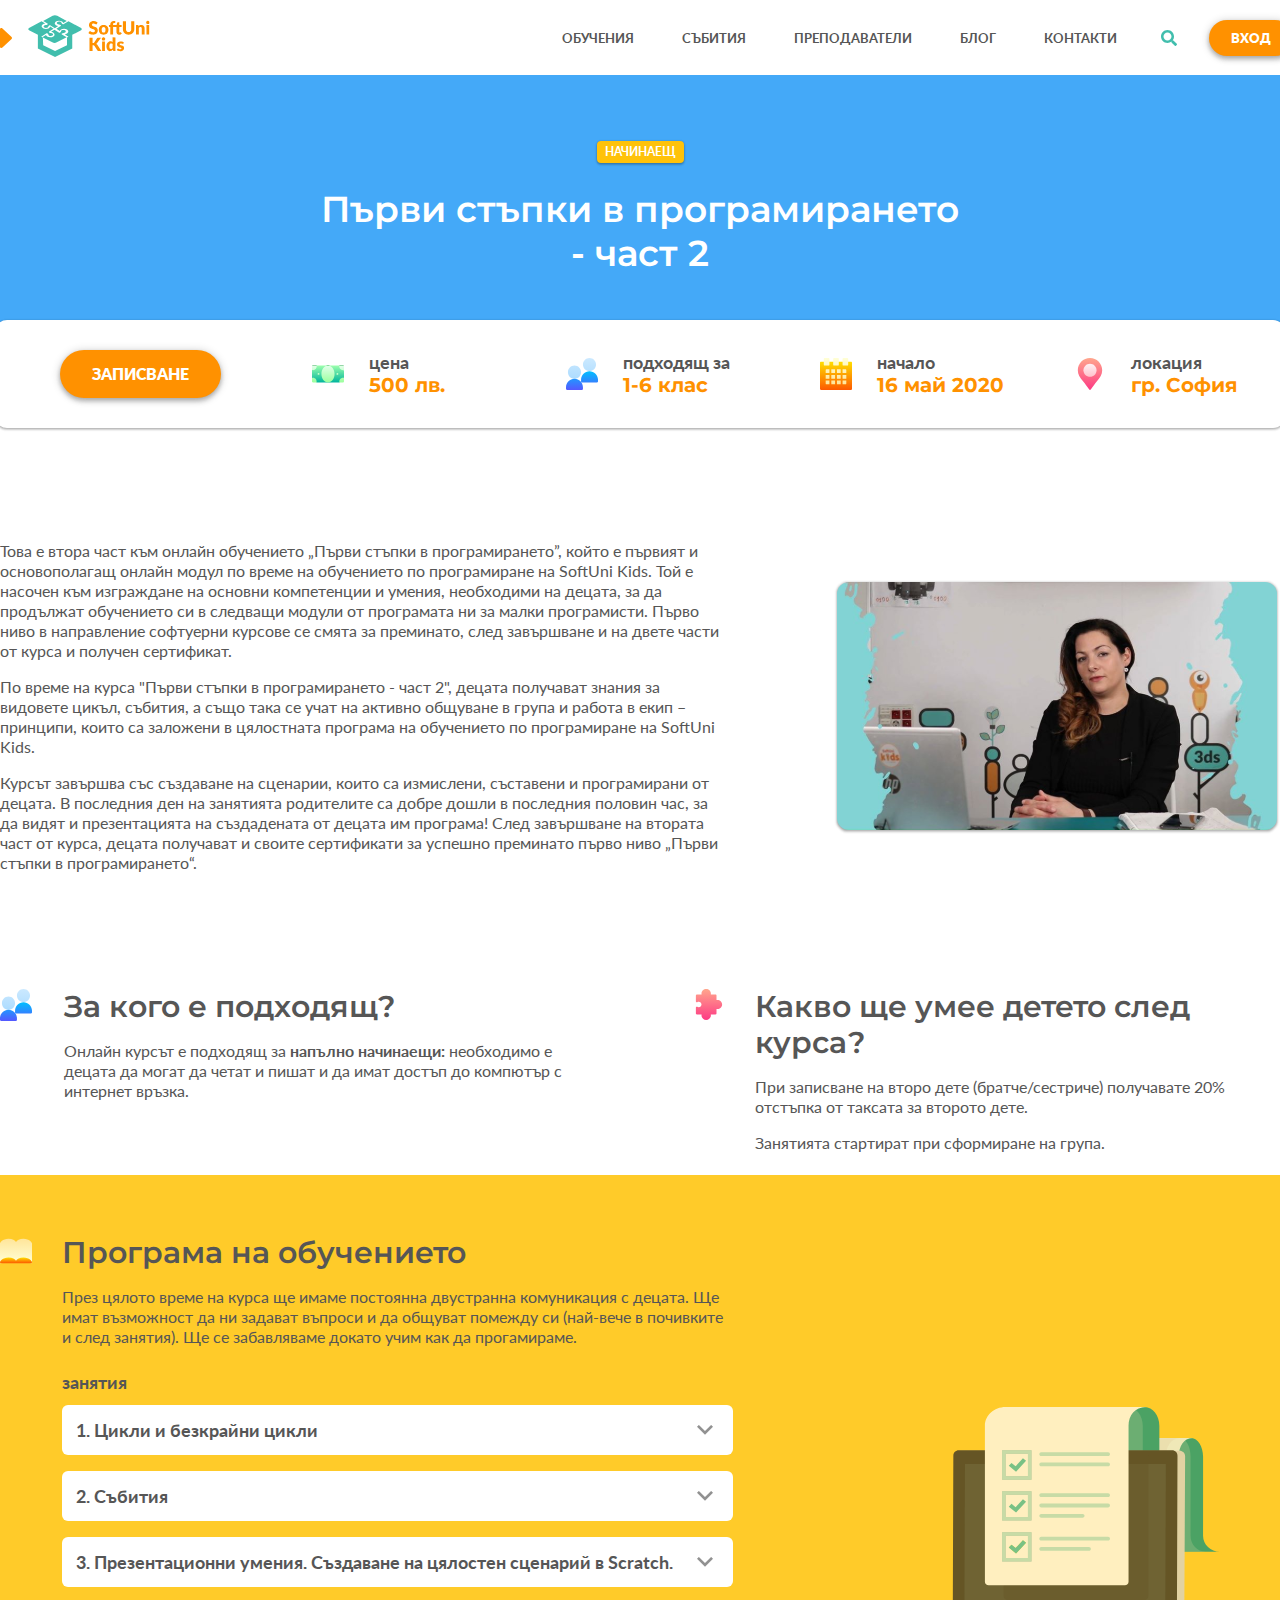
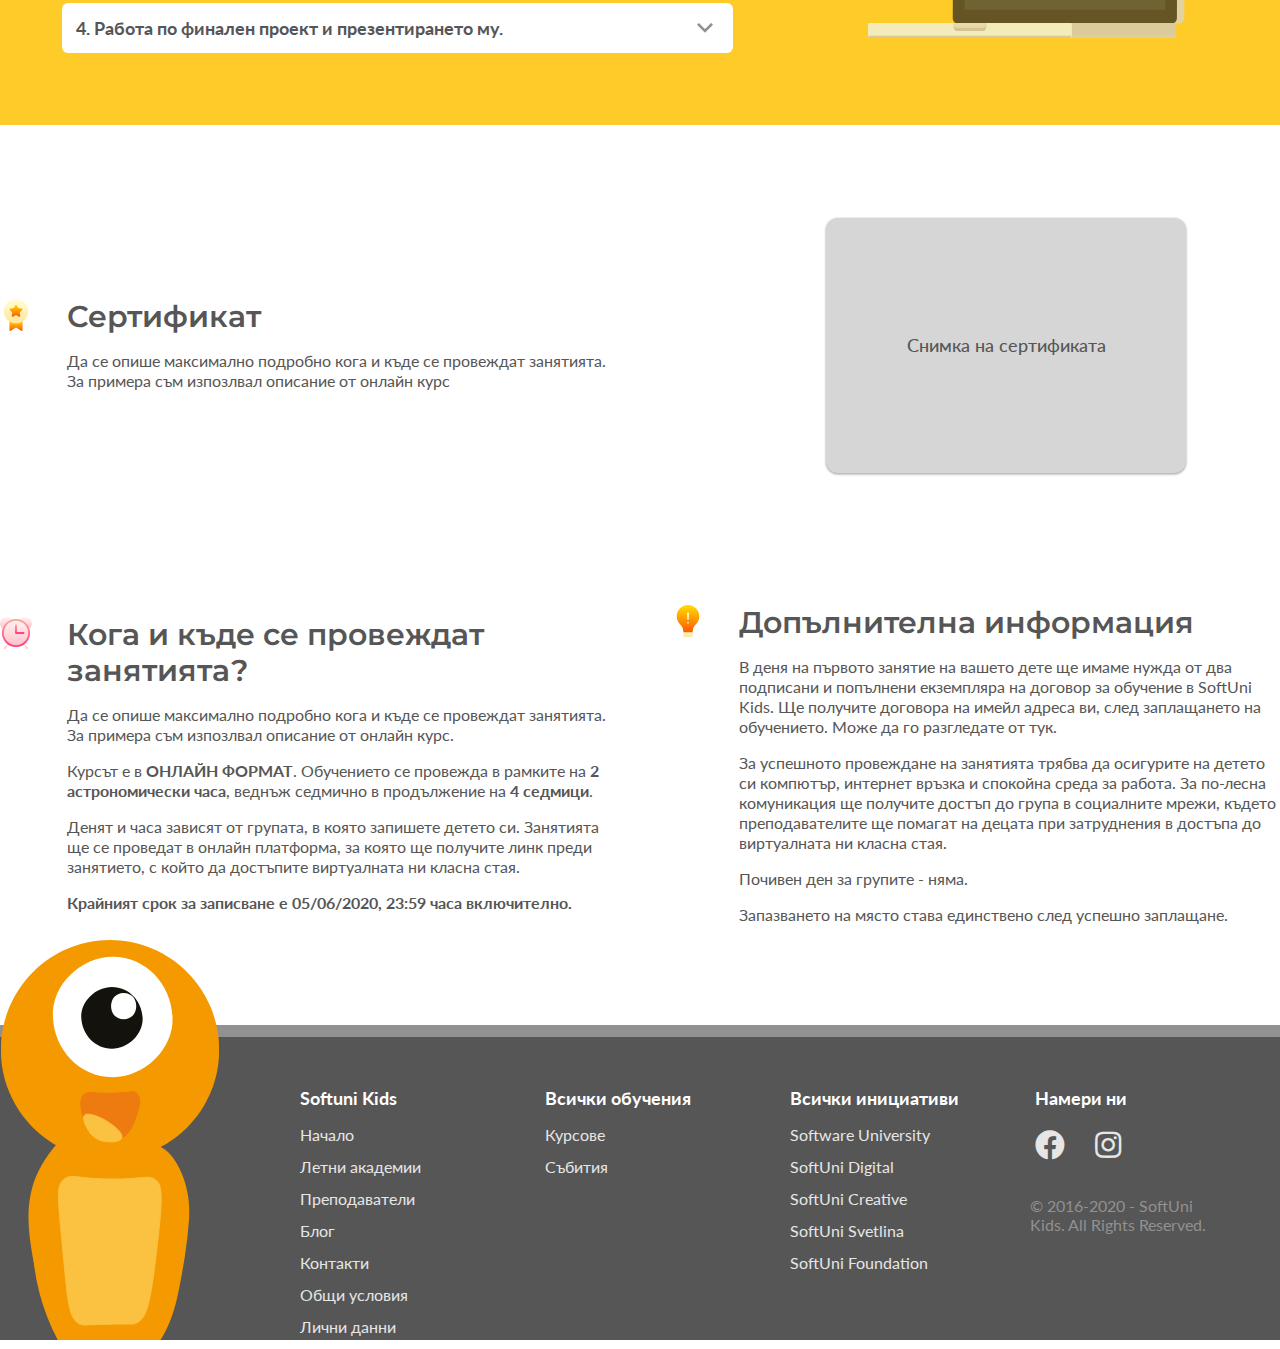
<file: index.html>
<!DOCTYPE html>
<html lang="en">
  <head>
    <meta charset="UTF-8" />
    <meta http-equiv="X-UA-Compatible" content="IE=edge" />
    <meta name="viewport" content="width=device-width, initial-scale=1.0" />
    <title>CSS Advanced - Trainers</title>
    <link rel="stylesheet" href="./styles.css" />
  </head>
  <body>
    <nav class="navbar">
      <div class="content-wrapper">
        <div class="navbar__logo-wrapper">
          <img src="./images/Arrow-right.svg" alt="arrow-right" />
          <a href="index.html"><img src="./images/Logo.svg" alt="logo" /></a>
        </div>
        <ul class="navbar__list">
          <li class="navbar__list-item">
            <a href="#" class="navbar__list-item-link">обучения</a>
          </li>
          <li class="navbar__list-item">
            <a href="#" class="navbar__list-item-link">Събития</a>
          </li>
          <li class="navbar__list-item">
            <a href="trainers.html" class="navbar__list-item-link"
              >Преподаватели</a
            >
          </li>
          <li class="navbar__list-item">
            <a href="#" class="navbar__list-item-link">Блог</a>
          </li>
          <li class="navbar__list-item">
            <a href="contacts.html" class="navbar__list-item-link">Контакти</a>
          </li>
        </ul>
        <div class="navbar__actions">
          <img
            src="./images/Search-icon.svg"
            alt="search-icon"
            class="navbar__actions-image"
          />
          <button class="navbar__actions-button">вход</button>
        </div>
      </div>
    </nav>

    <header class="introduction">
      <div class="content-wrapper">
        <span class="introduction__badge">Начинаещ</span>
        <h1 class="introduction__title">
          Първи стъпки в програмирането - част 2
        </h1>
      </div>
    </header>

    <main>
      <section class="apply">
        <div class="content-wrapper">
          <button class="apply__button primary-button">записване</button>
          <article class="apply__info">
            <article class="apply__info-field">
              <img src="./images/Money.svg" alt="icon" />
              <div class="apply__info-field-content">
                <p class="apply__info-text">цена</p>
                <h3 class="apply__info-title">500 лв.</h3>
              </div>
            </article>
            <article class="apply__info-field">
              <img src="./images/People.svg" alt="icon" />
              <div class="apply__info-field-content">
                <p class="apply__info-text">подходящ за</p>
                <h3 class="apply__info-title">1-6 клас</h3>
              </div>
            </article>
            <article class="apply__info-field">
              <img src="./images/Calendar.svg" alt="icon" />
              <div class="apply__info-field-content">
                <p class="apply__info-text">начало</p>
                <h3 class="apply__info-title">16 май 2020</h3>
              </div>
            </article>
            <article class="apply__info-field">
              <img src="./images/Location.svg" alt="icon" />
              <div class="apply__info-field-content">
                <p class="apply__info-text">локация</p>
                <h3 class="apply__info-title">гр. София</h3>
              </div>
            </article>
          </article>
        </div>
      </section>

      <section class="info">
        <div class="content-wrapper">
          <div class="info__about">
            <article class="info__about-content">
              <p class="info__about-text main-page-text">
                Това е втора част към онлайн обучението „Първи стъпки в
                програмирането”, който е първият и основополагащ онлайн модул по
                време на обучението по програмиране на SoftUni Kids. Той е
                насочен към изграждане на основни компетенции и умения,
                необходими на децата, за да продължат обучението си в следващи
                модули от програмата ни за малки програмисти. Първо ниво в
                направление софтуерни курсове се смята за преминато, след
                завършване и на двете части от курса и получен сертификат.
              </p>
              <p class="info__about-text main-page-text">
                По време на курса "Първи стъпки в програмирането - част 2",
                децата получават знания за видовете цикъл, събития, а също така
                се учат на активно общуване в група и работа в екип – принципи,
                които са заложени в цялостната програма на обучението по
                програмиране на SoftUni Kids.
              </p>
              <p class="info__about-text main-page-text">
                Курсът завършва със създаване на сценарии, които са измислени,
                съставени и програмирани от децата. В последния ден на занятията
                родителите са добре дошли в последния половин час, за да видят и
                презентацията на създадената от децата им програма! След
                завършване на втората част от курса, децата получават и своите
                сертификати за успешно преминато първо ниво „Първи стъпки в
                програмирането“.
              </p>
            </article>
            <img
              src="./images/Video.svg"
              alt="video"
              class="info__about-image"
            />
          </div>
          <div class="info__details">
            <article class="info__details-difficulty">
              <img
                src="./images/People.svg"
                alt="icon"
                class="info__details-image"
              />
              <h2 class="info__details-title">За кого е подходящ?</h2>
              <p class="info__details-text main-page-text">
                Онлайн курсът е подходящ за <strong>напълно начинаещи:</strong>
                необходимо е децата да могат да четат и пишат и да имат достъп
                до компютър с интернет връзка.
              </p>
            </article>
            <article class="info__details-skills">
              <img
                src="./images/Info-Icon2.svg"
                alt="icon"
                class="info__details-image"
              />
              <h2 class="info__details-title">
                Какво ще умее детето след курса?
              </h2>
              <p class="info__details-text main-page-text">
                При записване на второ дете (братче/сестриче) получавате 20%
                отстъпка от таксата за второто дете.
              </p>
              <p class="info__details-text main-page-text">
                Занятията стартират при сформиране на група.
              </p>
            </article>
          </div>
        </div>
      </section>

      <section class="schedule">
        <div class="content-wrapper">
          <article class="schedule__description">
            <img src="./images/Schedule-book.svg" alt="icon" />
            <h2 class="schedule__title">Програма на обучението</h2>
            <div class="schedule__content">
              <div>
                <p class="schedule__text main-page-text">
                  През цялото време на курса ще имаме постоянна двустранна
                  комуникация с децата. Ще имат възможност да ни задават въпроси
                  и да общуват помежду си (най-вече в почивките и след занятия).
                  Ще се забавляваме докато учим как да прогамираме.
                </p>
              </div>
              <p class="schedule__secondary-title">занятия</p>
              <ol class="schedule__list">
                <li class="schedule__list-item">
                  1. Цикли и безкрайни цикли
                  <img src="./images/Arrow-down.svg" alt="arrow-down" />
                </li>
                <li class="schedule__list-item">
                  2. Събития
                  <img src="./images/Arrow-down.svg" alt="arrow-down" />
                </li>
                <li class="schedule__list-item">
                  3. Презентационни умения. Създаване на цялостен сценарий в
                  Scratch.
                  <img src="./images/Arrow-down.svg" alt="arrow-down" />
                </li>
                <li class="schedule__list-item">
                  4. Работа по финален проект и презентирането му.
                  <img src="./images/Arrow-down.svg" alt="arrow-down" />
                </li>
              </ol>
            </div>
          </article>
          <img src="./images/Schedule.svg" alt="book" class="schedule__image" />
        </div>
      </section>

      <section class="additional-info">
        <div class="content-wrapper">
          <article class="additional-info__reward">
            <img src="./images/Reward.svg" alt="icon" />
            <div class="additional-info__content">
              <h2 class="additional-info__title">Сертификат</h2>
              <p class="additional-info__text main-page-text">
                Да се опише максимално подробно кога и къде се провеждат
                занятията. За примера съм изпозлвал описание от онлайн курс
              </p>
            </div>
          </article>
          <article class="additional-info__certificate-image">
            <p>Снимка на сертификата</p>
          </article>
          <article class="additional-info__lectures">
            <img src="./images/Clock.svg" alt="icon" />
            <h2 class="additional-info__title">
              Кога и къде се провеждат занятията?
            </h2>
            <div class="additional-info__content">
              <p class="additional-info__text main-page-text">
                Да се опише максимално подробно кога и къде се провеждат
                занятията. За примера съм изпозлвал описание от онлайн курс.
              </p>
              <p class="additional-info__text main-page-text">
                Курсът е в <strong>ОНЛАЙН ФОРМАТ</strong>. Обучението се
                провежда в рамките на <strong>2 астрономически часa</strong>,
                веднъж седмично в продължение на <strong>4 седмици</strong>.
              </p>
              <p class="additional-info__text main-page-text">
                Денят и часа зависят от групата, в която запишете детето си.
                Занятията ще се проведат в онлайн платформа, за която ще
                получите линк преди занятието, с който да достъпите виртуалната
                ни класна стая.
              </p>
              <p class="additional-info__text main-page-text">
                <strong
                  >Крайният срок за записване е 05/06/2020, 23:59 часа
                  включително.</strong
                >
              </p>
            </div>
          </article>
          <article class="additional-info__more-info">
            <img src="./images/Innovation.svg" alt="icon" />
            <h2 class="additional-info__title">Допълнителна информация</h2>
            <div class="additional-info__content">
              <p class="additional-info__text main-page-text">
                В деня на първото занятие на вашето дете ще имаме нужда от два
                подписани и попълнени екземпляра на договор за обучение в
                SoftUni Kids. Ще получите договора на имейл адреса ви, след
                заплащането на обучението. Може да го разгледате от тук.
              </p>
              <p class="additional-info__text main-page-text">
                За успешното провеждане на занятията трябва да осигурите на
                детето си компютър, интернет връзка и спокойна среда за работа.
                За по-лесна комуникация ще получите достъп до група в социалните
                мрежи, където преподавателите ще помагат на децата при
                затруднения в достъпа до виртуалната ни класна стая.
              </p>
              <p class="additional-info__text main-page-text">
                Почивен ден за групите - няма.
              </p>
              <p class="additional-info__text main-page-text">
                Запазването на място става единствено след успешно заплащане.
              </p>
            </div>
          </article>
        </div>
      </section>
    </main>

    <footer class="footer">
      <div class="content-wrapper">
        <article class="footer__image-wrapper">
          <img src="./images/Footer-logo.svg" alt="footer-logo" />
        </article>
        <article class="footer__lists">
          <article class="footer__list-wrapper">
            <h3 class="footer__list-title">Softuni Kids</h3>
            <ul class="footer__list">
              <li class="footer__list-item">
                <a href="#" class="footer__list-item-link footer-text"
                  >Начало</a
                >
              </li>
              <li class="footer__list-item">
                <a href="#" class="footer__list-item-link footer-text"
                  >Летни академии</a
                >
              </li>
              <li class="footer__list-item">
                <a href="#" class="footer__list-item-link footer-text"
                  >Преподаватели</a
                >
              </li>
              <li class="footer__list-item">
                <a href="#" class="footer__list-item-link footer-text">Блог</a>
              </li>
              <li class="footer__list-item">
                <a href="#" class="footer__list-item-link footer-text"
                  >Контакти</a
                >
              </li>
              <li class="footer__list-item">
                <a href="#" class="footer__list-item-link footer-text"
                  >Общи условия</a
                >
              </li>
              <li class="footer__list-item">
                <a href="#" class="footer__list-item-link footer-text"
                  >Лични данни</a
                >
              </li>
            </ul>
          </article>
          <article class="footer__list-wrapper">
            <h3 class="footer__list-title">Всички обучения</h3>
            <ul class="footer__list">
              <li class="footer__list-item">
                <a href="#" class="footer__list-item-link footer-text"
                  >Курсове</a
                >
              </li>
              <li class="footer__list-item">
                <a href="#" class="footer__list-item-link footer-text"
                  >Събития</a
                >
              </li>
            </ul>
          </article>
          <article class="footer__list-wrapper mobile">
            <h3 class="footer__list-title">Всички инициативи</h3>
            <ul class="footer__list">
              <li class="footer__list-item">
                <a href="#" class="footer__list-item-link footer-text"
                  >Software University</a
                >
              </li>
              <li class="footer__list-item">
                <a href="#" class="footer__list-item-link footer-text"
                  >SoftUni Digital</a
                >
              </li>
              <li class="footer__list-item">
                <a href="#" class="footer__list-item-link footer-text"
                  >SoftUni Creative</a
                >
              </li>
              <li class="footer__list-item">
                <a href="#" class="footer__list-item-link footer-text"
                  >SoftUni Svetlina</a
                >
              </li>
              <li class="footer__list-item">
                <a href="#" class="footer__list-item-link footer-text"
                  >SoftUni Foundation</a
                >
              </li>
            </ul>
          </article>
          <article class="footer__list-wrapper social-media">
            <h3 class="footer__list-title social-media-title">Намери ни</h3>
            <ul class="footer__list social-media-list">
              <li class="footer__list-item">
                <a href="#" class="footer__list-item-link footer-text">
                  <i class="fab fa-facebook footer__list-item-link-icon"></i>
                </a>
              </li>
              <li class="footer__list-item">
                <a href="#" class="footer__list-item-link footer-text">
                  <i class="fab fa-instagram footer__list-item-link-icon"></i>
                </a>
              </li>
            </ul>
          </article>
        </article>
        <p class="footer__list-text footer-text">
          &copy; 2016-2020 - SoftUni Kids. All Rights Reserved.
        </p>
      </div>
    </footer>
  </body>
</html>
</file>
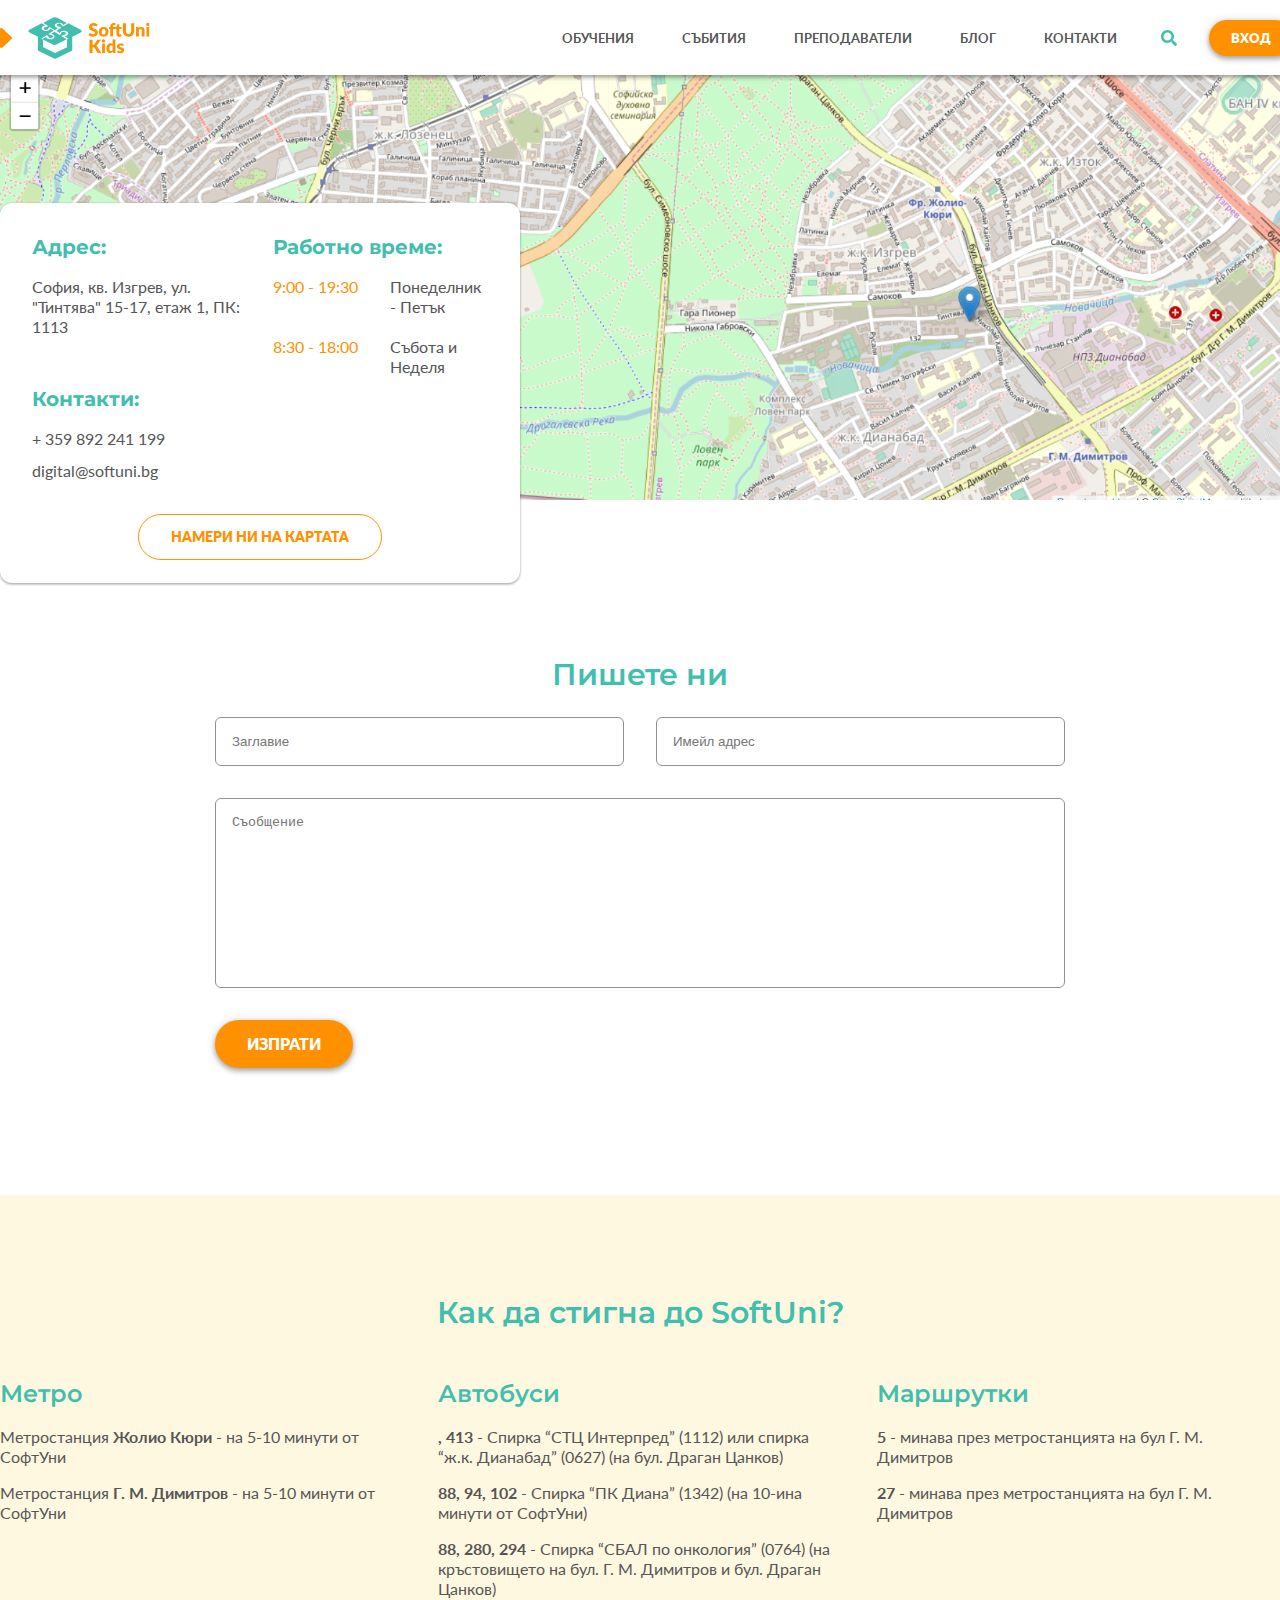
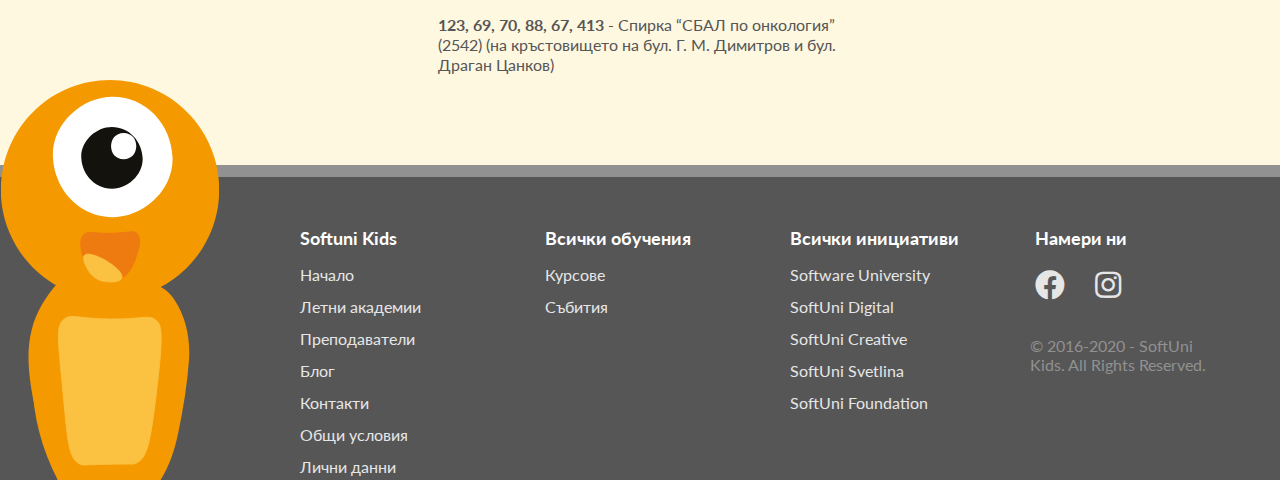
<file: contacts.html>
<!DOCTYPE html>
<html lang="en">
  <head>
    <meta charset="UTF-8" />
    <meta http-equiv="X-UA-Compatible" content="IE=edge" />
    <meta name="viewport" content="width=device-width, initial-scale=1.0" />
    <title>CSS Advanced</title>
    <link rel="stylesheet" href="./styles.css" />
  </head>
  <body>
    <nav class="navbar">
      <div class="content-wrapper">
        <div class="navbar__logo-wrapper">
          <img src="./images/Arrow-right.svg" alt="arrow-right" />
          <img src="./images/Logo.svg" alt="logo" />
        </div>
        <ul class="navbar__list">
          <li class="navbar__list-item">
            <a href="#" class="navbar__list-item-link">обучения</a>
          </li>
          <li class="navbar__list-item">
            <a href="#" class="navbar__list-item-link">Събития</a>
          </li>
          <li class="navbar__list-item">
            <a href="trainers.html" class="navbar__list-item-link"
              >Преподаватели</a
            >
          </li>
          <li class="navbar__list-item">
            <a href="#" class="navbar__list-item-link">Блог</a>
          </li>
          <li class="navbar__list-item">
            <a href="contacts.html" class="navbar__list-item-link">Контакти</a>
          </li>
        </ul>
        <div class="navbar__actions">
          <img
            src="./images/Search-icon.svg"
            alt="search-icon"
            class="navbar__actions-image"
          />
          <button class="navbar__actions-button">вход</button>
        </div>
      </div>
    </nav>

    <header class="contacts-header">
      <img src="./images/Map.svg" alt="map" class="contacts-header__image" />
      <div class="content-wrapper">
        <article class="contacts-header__card">
          <div class="contacts-header__card-field">
            <h3 class="contacts-header__card-title">Адрес:</h3>
            <p class="contacts-header__card-text main-page-text">
              София, кв. Изгрев, ул. "Тинтява" 15-17, етаж 1, ПК: 1113
            </p>
          </div>
          <div class="contacts-header__card-field">
            <h3 class="contacts-header__card-title">Работно време:</h3>
            <div class="contacts-header__card-content">
              <p
                class="contacts-header__card-text main-page-text text-secondary"
              >
                9:00 - 19:30
              </p>
              <p class="contacts-header__card-text main-page-text">
                Понеделник - Петък
              </p>
              <p
                class="contacts-header__card-text main-page-text text-secondary"
              >
                8:30 - 18:00
              </p>
              <p class="contacts-header__card-text main-page-text">
                Събота и Неделя
              </p>
            </div>
          </div>
          <div class="contacts-header__card-field">
            <h3 class="contacts-header__card-title">Контакти:</h3>
            <p
              class="contacts-header__card-text main-page-text margin-bottom-12"
            >
              + 359 892 241 199
            </p>
            <p class="contacts-header__card-text main-page-text">
              digital@softuni.bg
            </p>
          </div>
          <button class="contacts-header__card-button">
            намери ни на картата
          </button>
        </article>
      </div>
    </header>

    <main>
      <section class="contacts-form-section">
        <div class="content-wrapper">
          <h2 class="contacts-form-section__title">Пишете ни</h2>
          <form class="contacts-form-section__form">
            <input type="text" placeholder="Заглавие" />
            <input type="text" placeholder="Имейл адрес" />
            <textarea placeholder="Съобщение"></textarea>
            <button class="contacts-form-section__form-button primary-button">
              изпрати
            </button>
          </form>
        </div>
      </section>

      <section class="contacts-route">
        <div class="content-wrapper">
          <h2 class="contacts-route__title">Как да стигна до SoftUni?</h2>
          <article class="contacts-route__vehicles">
            <article class="contacts-route__vehicle">
              <h3 class="contacts-route__vehicle-title">Метро</h3>
              <p class="contacts-route__vehicle-text main-page-text">
                Метростанция <strong>Жолио Кюри</strong> - на 5-10 минути от
                СофтУни
              </p>
              <p class="contacts-route__vehicle-text main-page-text">
                Метростанция <strong>Г. М. Димитров</strong> - на 5-10 минути от
                СофтУни
              </p>
            </article>
            <article class="contacts-route__vehicle">
              <h3 class="contacts-route__vehicle-title">Автобуси</h3>
              <p class="contacts-route__vehicle-text main-page-text">
                <strong>, 413</strong> - Спирка “СТЦ Интерпред” (1112) или
                спирка “ж.к. Дианабад” (0627) (на бул. Драган Цанков)
              </p>
              <p class="contacts-route__vehicle-text main-page-text">
                <strong>88, 94, 102</strong> - Спирка “ПК Диана” (1342) (на
                10-ина минути от СофтУни)
              </p>
              <p class="contacts-route__vehicle-text main-page-text">
                <strong>88, 280, 294</strong> - Спирка “СБАЛ по онкология”
                (0764) (на кръстовището на бул. Г. М. Димитров и бул. Драган
                Цанков)
              </p>
              <p class="contacts-route__vehicle-text main-page-text">
                <strong>123, 69, 70, 88, 67, 413</strong> - Спирка “СБАЛ по
                онкология” (2542) (на кръстовището на бул. Г. М. Димитров и бул.
                Драган Цанков)
              </p>
            </article>
            <article class="contacts-route__vehicle">
              <h3 class="contacts-route__vehicle-title">Маршрутки</h3>
              <p class="contacts-route__vehicle-text main-page-text">
                <strong>5</strong> - минава през метростанцията на бул Г. М.
                Димитров
              </p>
              <p class="contacts-route__vehicle-text main-page-text">
                <strong>27</strong> - минава през метростанцията на бул Г. М.
                Димитров
              </p>
            </article>
          </article>
        </div>
      </section>
    </main>

    <footer class="footer">
      <div class="content-wrapper">
        <article class="footer__image-wrapper">
          <img src="./images/Footer-logo.svg" alt="footer-logo" />
        </article>
        <article class="footer__lists">
          <article class="footer__list-wrapper">
            <h3 class="footer__list-title">Softuni Kids</h3>
            <ul class="footer__list">
              <li class="footer__list-item">
                <a href="#" class="footer__list-item-link footer-text"
                  >Начало</a
                >
              </li>
              <li class="footer__list-item">
                <a href="#" class="footer__list-item-link footer-text"
                  >Летни академии</a
                >
              </li>
              <li class="footer__list-item">
                <a href="#" class="footer__list-item-link footer-text"
                  >Преподаватели</a
                >
              </li>
              <li class="footer__list-item">
                <a href="#" class="footer__list-item-link footer-text">Блог</a>
              </li>
              <li class="footer__list-item">
                <a href="#" class="footer__list-item-link footer-text"
                  >Контакти</a
                >
              </li>
              <li class="footer__list-item">
                <a href="#" class="footer__list-item-link footer-text"
                  >Общи условия</a
                >
              </li>
              <li class="footer__list-item">
                <a href="#" class="footer__list-item-link footer-text"
                  >Лични данни</a
                >
              </li>
            </ul>
          </article>
          <article class="footer__list-wrapper">
            <h3 class="footer__list-title">Всички обучения</h3>
            <ul class="footer__list">
              <li class="footer__list-item">
                <a href="#" class="footer__list-item-link footer-text"
                  >Курсове</a
                >
              </li>
              <li class="footer__list-item">
                <a href="#" class="footer__list-item-link footer-text"
                  >Събития</a
                >
              </li>
            </ul>
          </article>
          <article class="footer__list-wrapper">
            <h3 class="footer__list-title">Всички инициативи</h3>
            <ul class="footer__list">
              <li class="footer__list-item">
                <a href="#" class="footer__list-item-link footer-text"
                  >Software University</a
                >
              </li>
              <li class="footer__list-item">
                <a href="#" class="footer__list-item-link footer-text"
                  >SoftUni Digital</a
                >
              </li>
              <li class="footer__list-item">
                <a href="#" class="footer__list-item-link footer-text"
                  >SoftUni Creative</a
                >
              </li>
              <li class="footer__list-item">
                <a href="#" class="footer__list-item-link footer-text"
                  >SoftUni Svetlina</a
                >
              </li>
              <li class="footer__list-item">
                <a href="#" class="footer__list-item-link footer-text"
                  >SoftUni Foundation</a
                >
              </li>
            </ul>
          </article>
          <article class="footer__list-wrapper social-media">
            <h3 class="footer__list-title">Намери ни</h3>
            <ul class="footer__list social-media-list">
              <li class="footer__list-item">
                <a href="#" class="footer__list-item-link footer-text">
                  <i class="fab fa-facebook footer__list-item-link-icon"></i>
                </a>
              </li>
              <li class="footer__list-item">
                <a href="#" class="footer__list-item-link footer-text">
                  <i class="fab fa-instagram footer__list-item-link-icon"></i>
                </a>
              </li>
            </ul>
            <p class="footer__list-text footer-text">
              &copy; 2016-2020 - SoftUni Kids. All Rights Reserved.
            </p>
          </article>
        </article>
      </div>
    </footer>
  </body>
</html>
</file>
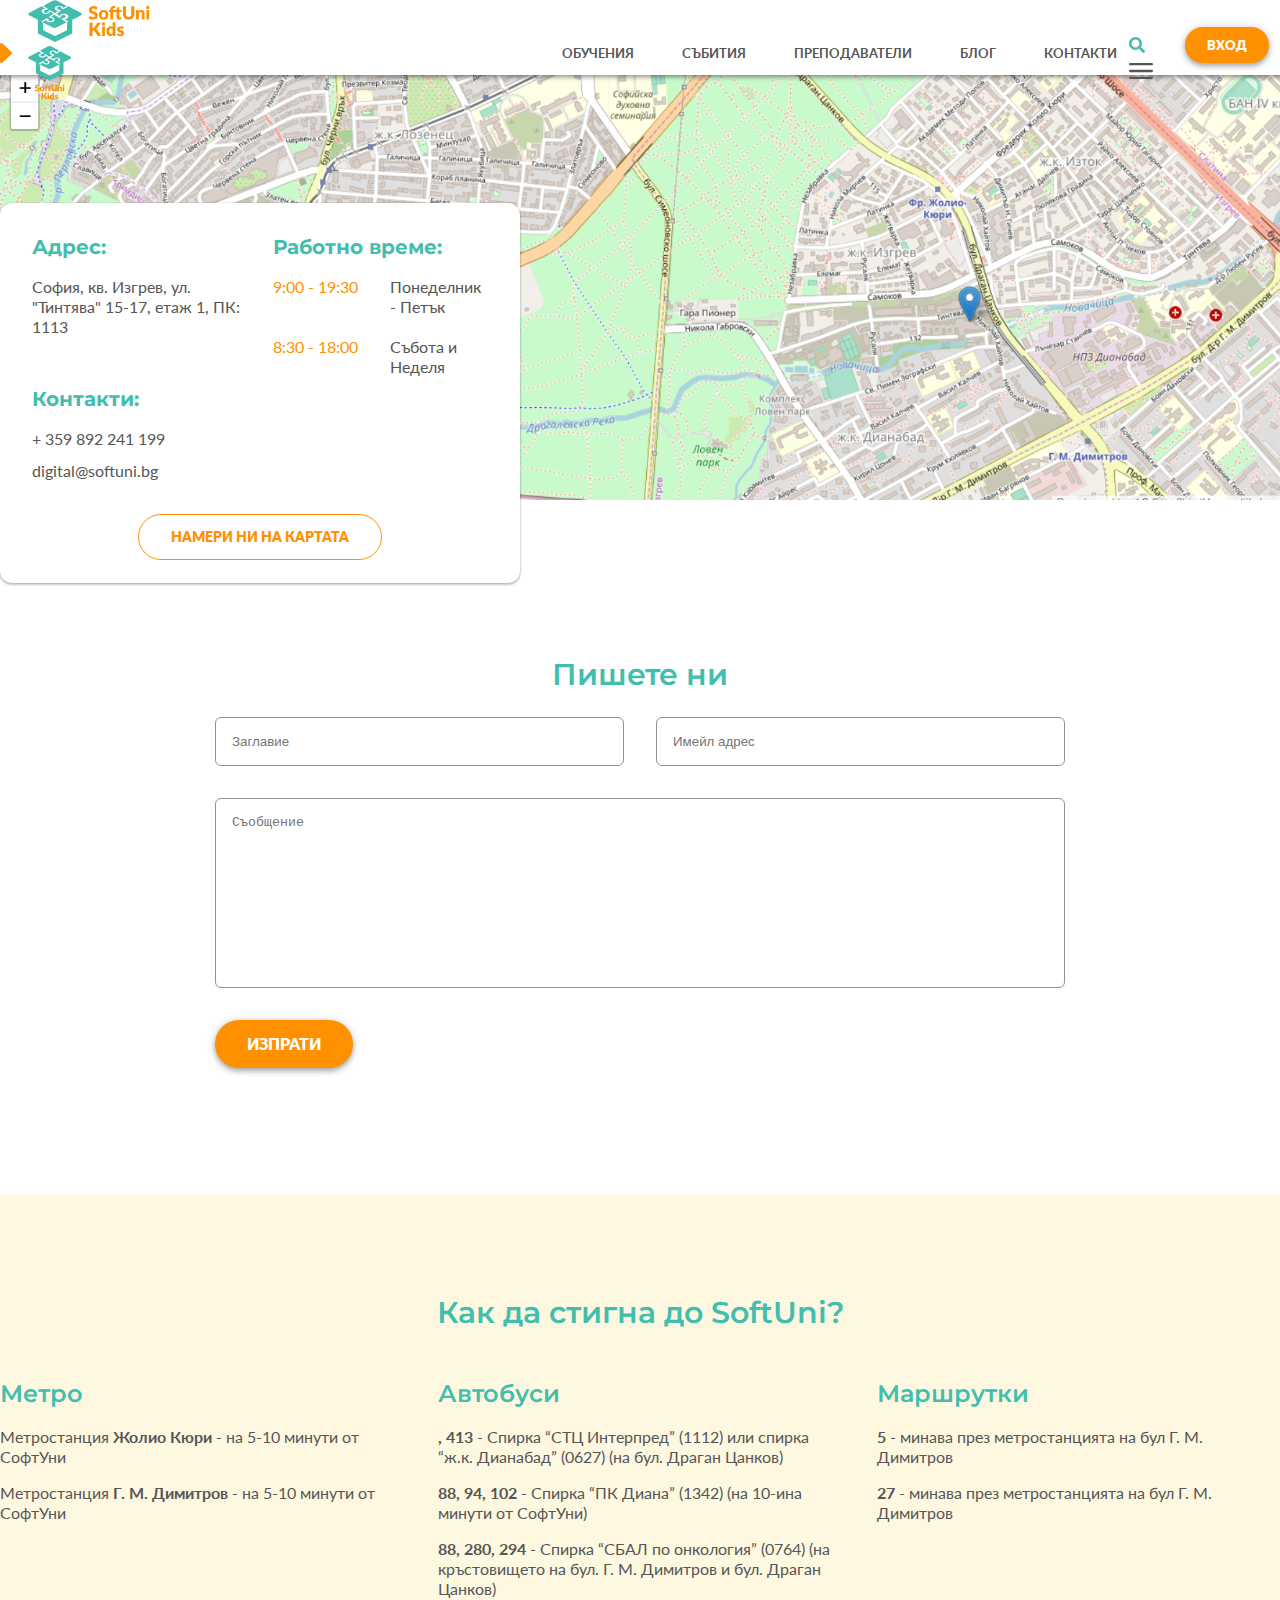
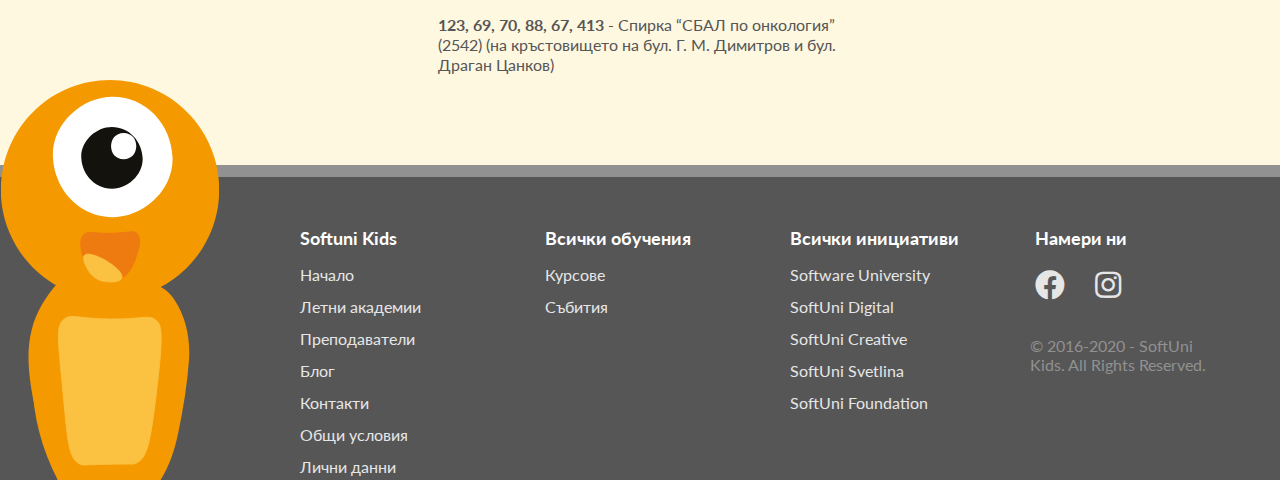
<file: pages/contacts.html>
<!DOCTYPE html>
<html lang="en">
  <head>
    <meta charset="UTF-8" />
    <meta http-equiv="X-UA-Compatible" content="IE=edge" />
    <meta name="viewport" content="width=device-width, initial-scale=1.0" />
    <title>CSS Advanced</title>
    <link rel="stylesheet" href="../styles.css" />
  </head>
  <body>
    <nav class="navbar">
      <div class="content-wrapper">
        <div class="navbar__logo-wrapper">
          <img src="../images/Arrow-right.svg" alt="arrow-right" />
          <a href="../index.html">
            <img src="../images/Logo.svg" alt="logo" class="navbar__logo" />
            <img
              src="../images/Logo-Vertical.svg"
              alt="logo"
              class="navbar__logo-vertical"
            />
          </a>
        </div>
        <ul class="navbar__list">
          <li class="navbar__list-item">
            <a href="#" class="navbar__list-item-link">обучения</a>
          </li>
          <li class="navbar__list-item">
            <a href="#" class="navbar__list-item-link">Събития</a>
          </li>
          <li class="navbar__list-item">
            <a href="trainers.html" class="navbar__list-item-link"
              >Преподаватели</a
            >
          </li>
          <li class="navbar__list-item">
            <a href="#" class="navbar__list-item-link">Блог</a>
          </li>
          <li class="navbar__list-item">
            <a href="contacts.html" class="navbar__list-item-link">Контакти</a>
          </li>
        </ul>
        <div class="navbar__actions">
          <img
            src="../images/Search-icon.svg"
            alt="search-icon"
            class="navbar__actions-search"
          />
          <button class="navbar__actions-button">вход</button>
          <img
            src="../images/Hamburger-menu.svg"
            alt="menu"
            class="navbar__actions-menu"
          />
        </div>
      </div>
    </nav>

    <header class="contacts-header">
      <img src="../images/Map.svg" alt="map" class="contacts-header__image" />
      <div class="content-wrapper">
        <article class="contacts-header__card">
          <div class="contacts-header__card-field">
            <h3 class="contacts-header__card-title">Адрес:</h3>
            <p class="contacts-header__card-text main-page-text">
              София, кв. Изгрев, ул. "Тинтява" 15-17, етаж 1, ПК: 1113
            </p>
          </div>
          <div class="contacts-header__card-field">
            <h3 class="contacts-header__card-title">Работно време:</h3>
            <div class="contacts-header__card-content">
              <p
                class="contacts-header__card-text main-page-text text-secondary"
              >
                9:00 - 19:30
              </p>
              <p class="contacts-header__card-text main-page-text">
                Понеделник - Петък
              </p>
              <p
                class="contacts-header__card-text main-page-text text-secondary"
              >
                8:30 - 18:00
              </p>
              <p class="contacts-header__card-text main-page-text">
                Събота и Неделя
              </p>
            </div>
          </div>
          <div class="contacts-header__card-field">
            <h3 class="contacts-header__card-title">Контакти:</h3>
            <p
              class="contacts-header__card-text main-page-text margin-bottom-12"
            >
              + 359 892 241 199
            </p>
            <p class="contacts-header__card-text main-page-text">
              digital@softuni.bg
            </p>
          </div>
          <button class="contacts-header__card-button">
            намери ни на картата
          </button>
        </article>
      </div>
    </header>

    <main>
      <section class="contacts-form-section">
        <div class="content-wrapper">
          <h2 class="contacts-form-section__title">Пишете ни</h2>
          <form class="contacts-form-section__form">
            <input type="text" placeholder="Заглавие" />
            <input type="text" placeholder="Имейл адрес" />
            <textarea placeholder="Съобщение"></textarea>
            <button class="contacts-form-section__form-button primary-button">
              изпрати
            </button>
          </form>
        </div>
      </section>

      <section class="contacts-route">
        <div class="content-wrapper">
          <h2 class="contacts-route__title">Как да стигна до SoftUni?</h2>
          <article class="contacts-route__vehicles">
            <article class="contacts-route__vehicle">
              <h3 class="contacts-route__vehicle-title">Метро</h3>
              <p class="contacts-route__vehicle-text main-page-text">
                Метростанция <strong>Жолио Кюри</strong> - на 5-10 минути от
                СофтУни
              </p>
              <p class="contacts-route__vehicle-text main-page-text">
                Метростанция <strong>Г. М. Димитров</strong> - на 5-10 минути от
                СофтУни
              </p>
            </article>
            <article class="contacts-route__vehicle">
              <h3 class="contacts-route__vehicle-title">Автобуси</h3>
              <p class="contacts-route__vehicle-text main-page-text">
                <strong>, 413</strong> - Спирка “СТЦ Интерпред” (1112) или
                спирка “ж.к. Дианабад” (0627) (на бул. Драган Цанков)
              </p>
              <p class="contacts-route__vehicle-text main-page-text">
                <strong>88, 94, 102</strong> - Спирка “ПК Диана” (1342) (на
                10-ина минути от СофтУни)
              </p>
              <p class="contacts-route__vehicle-text main-page-text">
                <strong>88, 280, 294</strong> - Спирка “СБАЛ по онкология”
                (0764) (на кръстовището на бул. Г. М. Димитров и бул. Драган
                Цанков)
              </p>
              <p class="contacts-route__vehicle-text main-page-text">
                <strong>123, 69, 70, 88, 67, 413</strong> - Спирка “СБАЛ по
                онкология” (2542) (на кръстовището на бул. Г. М. Димитров и бул.
                Драган Цанков)
              </p>
            </article>
            <article class="contacts-route__vehicle">
              <h3 class="contacts-route__vehicle-title">Маршрутки</h3>
              <p class="contacts-route__vehicle-text main-page-text">
                <strong>5</strong> - минава през метростанцията на бул Г. М.
                Димитров
              </p>
              <p class="contacts-route__vehicle-text main-page-text">
                <strong>27</strong> - минава през метростанцията на бул Г. М.
                Димитров
              </p>
            </article>
          </article>
        </div>
      </section>
    </main>

    <footer class="footer">
      <div class="content-wrapper">
        <article class="footer__image-wrapper">
          <img src="../images/Footer-logo.svg" alt="footer-logo" />
        </article>
        <article class="footer__lists">
          <article class="footer__list-wrapper">
            <h3 class="footer__list-title">Softuni Kids</h3>
            <ul class="footer__list">
              <li class="footer__list-item">
                <a href="#" class="footer__list-item-link footer-text"
                  >Начало</a
                >
              </li>
              <li class="footer__list-item">
                <a href="#" class="footer__list-item-link footer-text"
                  >Летни академии</a
                >
              </li>
              <li class="footer__list-item">
                <a href="#" class="footer__list-item-link footer-text"
                  >Преподаватели</a
                >
              </li>
              <li class="footer__list-item">
                <a href="#" class="footer__list-item-link footer-text">Блог</a>
              </li>
              <li class="footer__list-item">
                <a href="#" class="footer__list-item-link footer-text"
                  >Контакти</a
                >
              </li>
              <li class="footer__list-item">
                <a href="#" class="footer__list-item-link footer-text"
                  >Общи условия</a
                >
              </li>
              <li class="footer__list-item">
                <a href="#" class="footer__list-item-link footer-text"
                  >Лични данни</a
                >
              </li>
            </ul>
          </article>
          <article class="footer__list-wrapper">
            <h3 class="footer__list-title">Всички обучения</h3>
            <ul class="footer__list">
              <li class="footer__list-item">
                <a href="#" class="footer__list-item-link footer-text"
                  >Курсове</a
                >
              </li>
              <li class="footer__list-item">
                <a href="#" class="footer__list-item-link footer-text"
                  >Събития</a
                >
              </li>
            </ul>
          </article>
          <article class="footer__list-wrapper mobile">
            <h3 class="footer__list-title">Всички инициативи</h3>
            <ul class="footer__list">
              <li class="footer__list-item">
                <a href="#" class="footer__list-item-link footer-text"
                  >Software University</a
                >
              </li>
              <li class="footer__list-item">
                <a href="#" class="footer__list-item-link footer-text"
                  >SoftUni Digital</a
                >
              </li>
              <li class="footer__list-item">
                <a href="#" class="footer__list-item-link footer-text"
                  >SoftUni Creative</a
                >
              </li>
              <li class="footer__list-item">
                <a href="#" class="footer__list-item-link footer-text"
                  >SoftUni Svetlina</a
                >
              </li>
              <li class="footer__list-item">
                <a href="#" class="footer__list-item-link footer-text"
                  >SoftUni Foundation</a
                >
              </li>
            </ul>
          </article>
          <article class="footer__list-wrapper social-media">
            <h3 class="footer__list-title social-media-title">Намери ни</h3>
            <ul class="footer__list social-media-list">
              <li class="footer__list-item">
                <a href="#" class="footer__list-item-link footer-text">
                  <i class="fab fa-facebook footer__list-item-link-icon"></i>
                </a>
              </li>
              <li class="footer__list-item">
                <a href="#" class="footer__list-item-link footer-text">
                  <i class="fab fa-instagram footer__list-item-link-icon"></i>
                </a>
              </li>
            </ul>
          </article>
        </article>
        <p class="footer__list-text footer-text">
          &copy; 2016-2020 - SoftUni Kids. All Rights Reserved.
        </p>
      </div>
    </footer>
  </body>
</html>
</file>
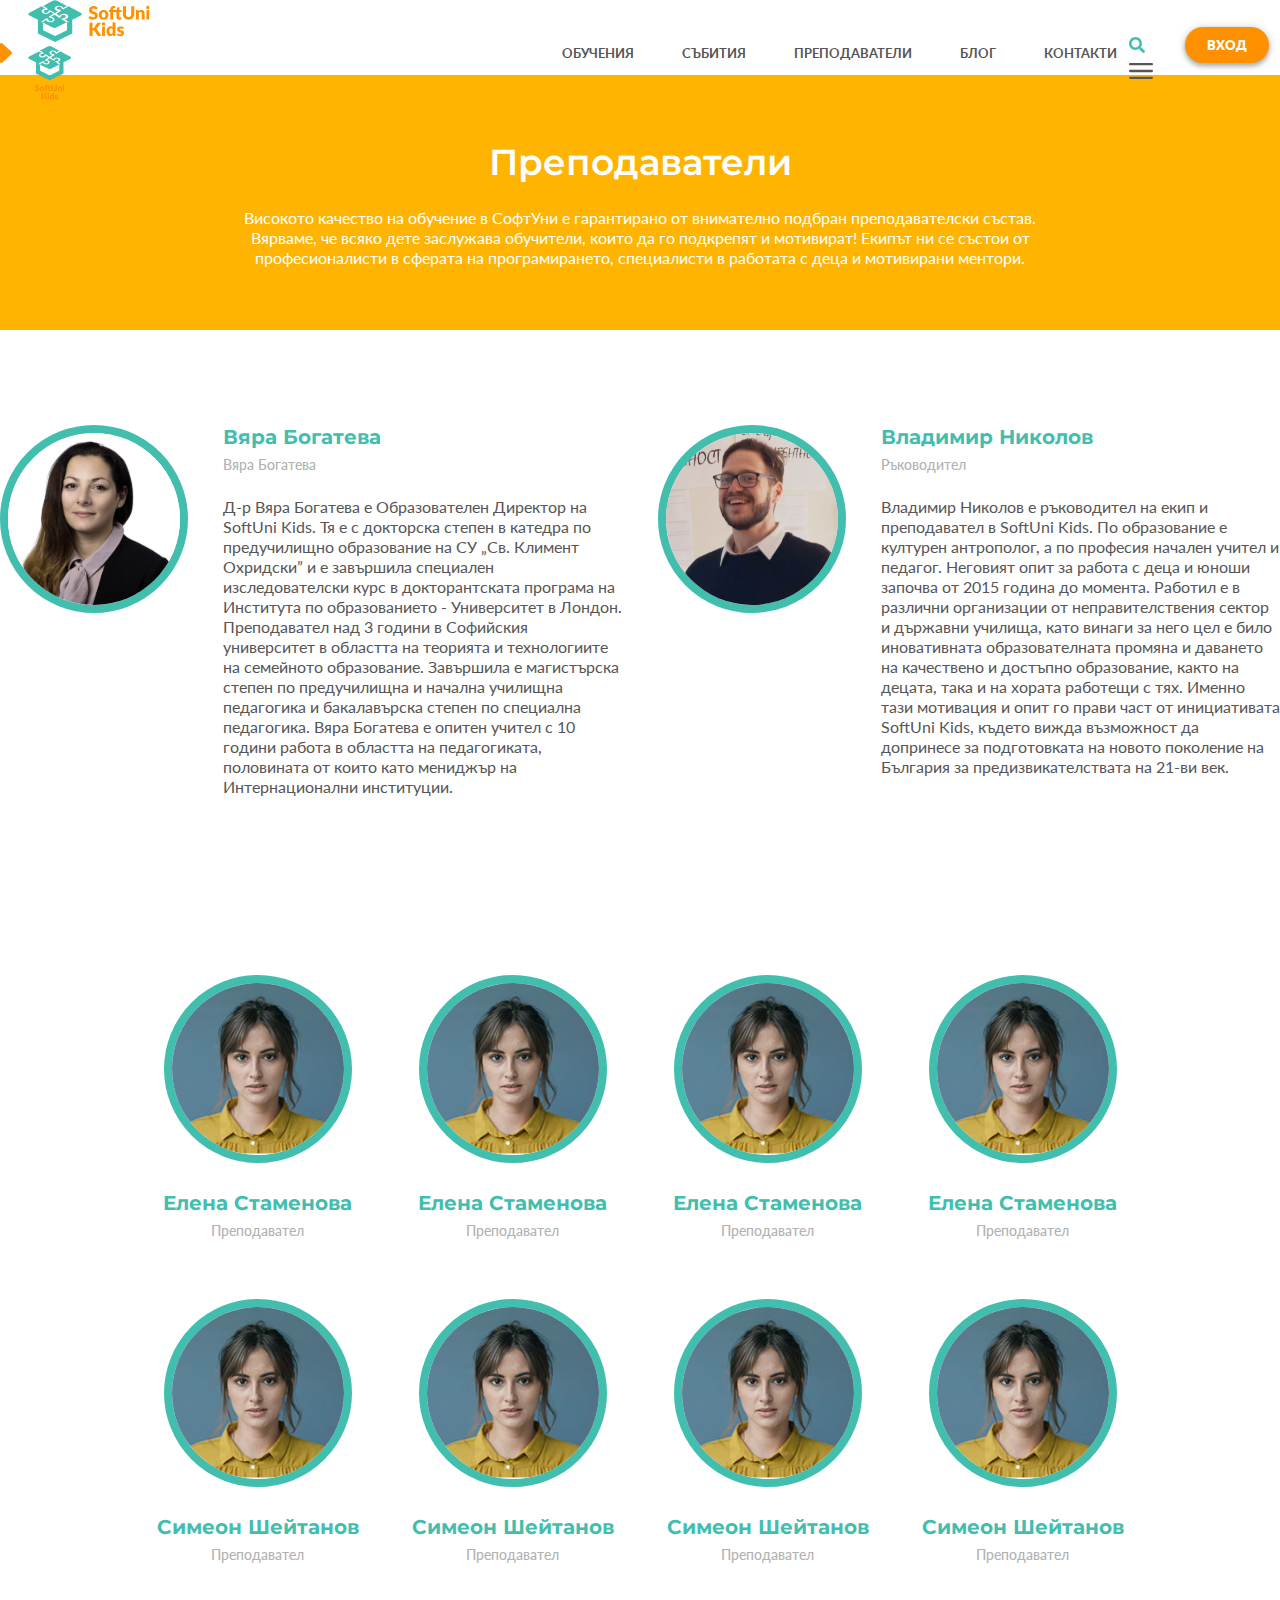
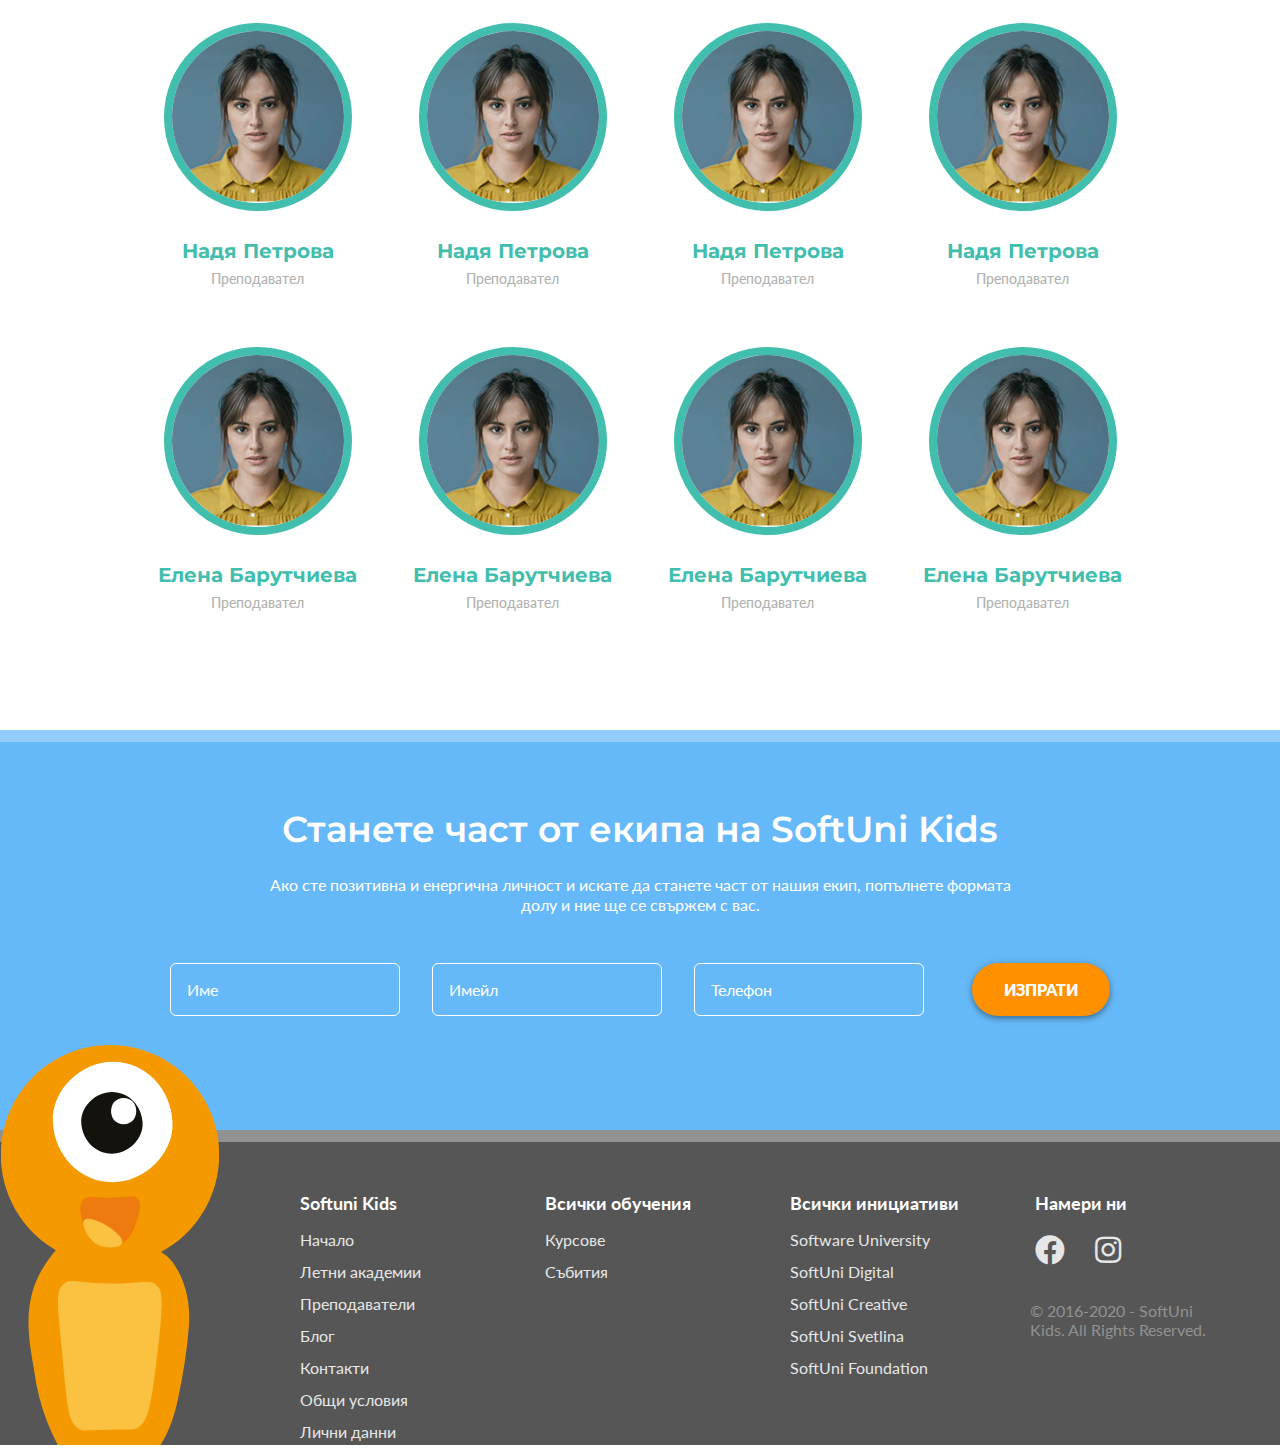
<file: pages/trainers.html>
<!DOCTYPE html>
<html lang="en">
  <head>
    <meta charset="UTF-8" />
    <meta http-equiv="X-UA-Compatible" content="IE=edge" />
    <meta name="viewport" content="width=device-width, initial-scale=1.0" />
    <title>CSS Advanced</title>
    <link rel="stylesheet" href="../styles.css" />
  </head>
  <body>
    <nav class="navbar">
      <div class="content-wrapper">
        <div class="navbar__logo-wrapper">
          <img src="../images/Arrow-right.svg" alt="arrow-right" />
          <a href="../index.html">
            <img src="../images/Logo.svg" alt="logo" class="navbar__logo" />
            <img
              src="../images/Logo-Vertical.svg"
              alt="logo"
              class="navbar__logo-vertical"
            />
          </a>
        </div>
        <ul class="navbar__list">
          <li class="navbar__list-item">
            <a href="#" class="navbar__list-item-link">обучения</a>
          </li>
          <li class="navbar__list-item">
            <a href="#" class="navbar__list-item-link">Събития</a>
          </li>
          <li class="navbar__list-item">
            <a href="trainers.html" class="navbar__list-item-link"
              >Преподаватели</a
            >
          </li>
          <li class="navbar__list-item">
            <a href="#" class="navbar__list-item-link">Блог</a>
          </li>
          <li class="navbar__list-item">
            <a href="contacts.html" class="navbar__list-item-link">Контакти</a>
          </li>
        </ul>
        <div class="navbar__actions">
          <img
            src="../images/Search-icon.svg"
            alt="search-icon"
            class="navbar__actions-search"
          />
          <button class="navbar__actions-button">вход</button>
          <img
            src="../images/Hamburger-menu.svg"
            alt="menu"
            class="navbar__actions-menu"
          />
        </div>
      </div>
    </nav>

    <header class="trainers-header">
      <div class="content-wrapper">
        <h1 class="trainers-header__title">Преподаватели</h1>
        <p class="trainers-header__text main-page-text">
          Високото качество на обучение в СофтУни е гарантирано от внимателно
          подбран преподавателски състав. Вярваме, че всяко дете заслужава
          обучители, които да го подкрепят и мотивират! Екипът ни се състои от
          професионалисти в сферата на програмирането, специалисти в работата с
          деца и мотивирани ментори.
        </p>
      </div>
    </header>

    <main>
      <section class="trainers-showcase">
        <div class="content-wrapper">
          <article class="trainers-showcase__about-trainer">
            <img
              src="../images/VqraBogateva.svg"
              alt="trainer-image"
              class="trainers-showcase__about-trainer-image"
            />
            <article class="trainers-showcase__about-trainer-description">
              <h3 class="trainers-showcase__about-trainer-title">
                Вяра Богатева
              </h3>
              <p class="trainers-showcase__about-trainer-subtitle">
                Вяра Богатева
              </p>
              <p class="trainers-showcase__about-trainer-text main-page-text">
                Д-р Вяра Богатева е Образователен Директор на SoftUni Kids. Тя е
                с докторска степен в катедра по предучилищно образование на СУ
                „Св. Климент Охридски” и е завършила специален изследователски
                курс в докторантската програма на Института по образованието -
                Университет в Лондон. Преподавател над 3 години в Софийския
                университет в областта на теорията и технологиите на семейното
                образование. Завършила е магистърска степен по предучилищна и
                начална училищна педагогика и бакалавърска степен по специална
                педагогика. Вяра Богатева е опитен учител с 10 години работа в
                областта на педагогиката, половината от които като мениджър на
                Интернационални институции.
              </p>
            </article>
          </article>
          <article class="trainers-showcase__about-trainer">
            <img
              src="../images/VladimirNikolov.svg"
              alt="trainer-image"
              class="trainers-showcase__about-trainer-image"
            />
            <article class="trainers-showcase__about-trainer-description">
              <h3 class="trainers-showcase__about-trainer-title">
                Владимир Николов
              </h3>
              <p class="trainers-showcase__about-trainer-subtitle">
                Ръководител
              </p>
              <p class="trainers-showcase__about-trainer-text main-page-text">
                Владимир Николов е ръководител на екип и преподавател в SoftUni
                Kids. По образование е културен антрополог, а по професия
                начален учител и педагог. Неговият опит за работа с деца и юноши
                започва от 2015 година до момента. Работил е в различни
                организации от неправителствения сектор и държавни училища, като
                винаги за него цел е било иновативната образователната промяна и
                даването на качествено и достъпно образование, както на децата,
                така и на хората работещи с тях. Именно тази мотивация и опит го
                прави част от инициативата SoftUni Kids, където вижда възможност
                да допринесе за подготовката на новото поколение на България за
                предизвикателствата на 21-ви век.
              </p>
            </article>
          </article>
        </div>
      </section>

      <section class="all-trainers">
        <div class="content-wrapper">
          <article class="all-trainers__card">
            <div class="all-trainers__card-image-wrapper">
              <img
                src="../images/VqraBogateva1.svg"
                alt="trainer-image"
                class="all-trainers__card-image"
              />
              <div class="all-trainers__card-image-overlay">
                <p class="all-trainers__card-image-overlay-text">научи още</p>
              </div>
            </div>
            <h3 class="all-trainers__card-title">Елена Стаменова</h3>
            <p class="all-trainers__card-subtitle">Преподавател</p>
          </article>
          <article class="all-trainers__card">
            <div class="all-trainers__card-image-wrapper">
              <img
                src="../images/VqraBogateva1.svg"
                alt="trainer-image"
                class="all-trainers__card-image"
              />
              <div class="all-trainers__card-image-overlay">
                <p class="all-trainers__card-image-overlay-text">научи още</p>
              </div>
            </div>
            <h3 class="all-trainers__card-title">Елена Стаменова</h3>
            <p class="all-trainers__card-subtitle">Преподавател</p>
          </article>
          <article class="all-trainers__card">
            <div class="all-trainers__card-image-wrapper">
              <img
                src="../images/VqraBogateva1.svg"
                alt="trainer-image"
                class="all-trainers__card-image"
              />
              <div class="all-trainers__card-image-overlay">
                <p class="all-trainers__card-image-overlay-text">научи още</p>
              </div>
            </div>
            <h3 class="all-trainers__card-title">Елена Стаменова</h3>
            <p class="all-trainers__card-subtitle">Преподавател</p>
          </article>
          <article class="all-trainers__card">
            <div class="all-trainers__card-image-wrapper">
              <img
                src="../images/VqraBogateva1.svg"
                alt="trainer-image"
                class="all-trainers__card-image"
              />
              <div class="all-trainers__card-image-overlay">
                <p class="all-trainers__card-image-overlay-text">научи още</p>
              </div>
            </div>
            <h3 class="all-trainers__card-title">Елена Стаменова</h3>
            <p class="all-trainers__card-subtitle">Преподавател</p>
          </article>
          <article class="all-trainers__card">
            <div class="all-trainers__card-image-wrapper">
              <img
                src="../images/VqraBogateva1.svg"
                alt="trainer-image"
                class="all-trainers__card-image"
              />
              <div class="all-trainers__card-image-overlay">
                <p class="all-trainers__card-image-overlay-text">научи още</p>
              </div>
            </div>
            <h3 class="all-trainers__card-title">Симеон Шейтанов</h3>
            <p class="all-trainers__card-subtitle">Преподавател</p>
          </article>
          <article class="all-trainers__card">
            <div class="all-trainers__card-image-wrapper">
              <img
                src="../images/VqraBogateva1.svg"
                alt="trainer-image"
                class="all-trainers__card-image"
              />
              <div class="all-trainers__card-image-overlay">
                <p class="all-trainers__card-image-overlay-text">научи още</p>
              </div>
            </div>
            <h3 class="all-trainers__card-title">Симеон Шейтанов</h3>
            <p class="all-trainers__card-subtitle">Преподавател</p>
          </article>
          <article class="all-trainers__card">
            <div class="all-trainers__card-image-wrapper">
              <img
                src="../images/VqraBogateva1.svg"
                alt="trainer-image"
                class="all-trainers__card-image"
              />
              <div class="all-trainers__card-image-overlay">
                <p class="all-trainers__card-image-overlay-text">научи още</p>
              </div>
            </div>
            <h3 class="all-trainers__card-title">Симеон Шейтанов</h3>
            <p class="all-trainers__card-subtitle">Преподавател</p>
          </article>
          <article class="all-trainers__card">
            <div class="all-trainers__card-image-wrapper">
              <img
                src="../images/VqraBogateva1.svg"
                alt="trainer-image"
                class="all-trainers__card-image"
              />
              <div class="all-trainers__card-image-overlay">
                <p class="all-trainers__card-image-overlay-text">научи още</p>
              </div>
            </div>
            <h3 class="all-trainers__card-title">Симеон Шейтанов</h3>
            <p class="all-trainers__card-subtitle">Преподавател</p>
          </article>
          <article class="all-trainers__card">
            <div class="all-trainers__card-image-wrapper">
              <img
                src="../images/VqraBogateva1.svg"
                alt="trainer-image"
                class="all-trainers__card-image"
              />
              <div class="all-trainers__card-image-overlay">
                <p class="all-trainers__card-image-overlay-text">научи още</p>
              </div>
            </div>
            <h3 class="all-trainers__card-title">Надя Петрова</h3>
            <p class="all-trainers__card-subtitle">Преподавател</p>
          </article>
          <article class="all-trainers__card">
            <div class="all-trainers__card-image-wrapper">
              <img
                src="../images/VqraBogateva1.svg"
                alt="trainer-image"
                class="all-trainers__card-image"
              />
              <div class="all-trainers__card-image-overlay">
                <p class="all-trainers__card-image-overlay-text">научи още</p>
              </div>
            </div>
            <h3 class="all-trainers__card-title">Надя Петрова</h3>
            <p class="all-trainers__card-subtitle">Преподавател</p>
          </article>
          <article class="all-trainers__card">
            <div class="all-trainers__card-image-wrapper">
              <img
                src="../images/VqraBogateva1.svg"
                alt="trainer-image"
                class="all-trainers__card-image"
              />
              <div class="all-trainers__card-image-overlay">
                <p class="all-trainers__card-image-overlay-text">научи още</p>
              </div>
            </div>
            <h3 class="all-trainers__card-title">Надя Петрова</h3>
            <p class="all-trainers__card-subtitle">Преподавател</p>
          </article>
          <article class="all-trainers__card">
            <div class="all-trainers__card-image-wrapper">
              <img
                src="../images/VqraBogateva1.svg"
                alt="trainer-image"
                class="all-trainers__card-image"
              />
              <div class="all-trainers__card-image-overlay">
                <p class="all-trainers__card-image-overlay-text">научи още</p>
              </div>
            </div>
            <h3 class="all-trainers__card-title">Надя Петрова</h3>
            <p class="all-trainers__card-subtitle">Преподавател</p>
          </article>
          <article class="all-trainers__card">
            <div class="all-trainers__card-image-wrapper">
              <img
                src="../images/VqraBogateva1.svg"
                alt="trainer-image"
                class="all-trainers__card-image"
              />
              <div class="all-trainers__card-image-overlay">
                <p class="all-trainers__card-image-overlay-text">научи още</p>
              </div>
            </div>
            <h3 class="all-trainers__card-title">Елена Барутчиева</h3>
            <p class="all-trainers__card-subtitle">Преподавател</p>
          </article>
          <article class="all-trainers__card">
            <div class="all-trainers__card-image-wrapper">
              <img
                src="../images/VqraBogateva1.svg"
                alt="trainer-image"
                class="all-trainers__card-image"
              />
              <div class="all-trainers__card-image-overlay">
                <p class="all-trainers__card-image-overlay-text">научи още</p>
              </div>
            </div>
            <h3 class="all-trainers__card-title">Елена Барутчиева</h3>
            <p class="all-trainers__card-subtitle">Преподавател</p>
          </article>
          <article class="all-trainers__card">
            <div class="all-trainers__card-image-wrapper">
              <img
                src="../images/VqraBogateva1.svg"
                alt="trainer-image"
                class="all-trainers__card-image"
              />
              <div class="all-trainers__card-image-overlay">
                <p class="all-trainers__card-image-overlay-text">научи още</p>
              </div>
            </div>
            <h3 class="all-trainers__card-title">Елена Барутчиева</h3>
            <p class="all-trainers__card-subtitle">Преподавател</p>
          </article>
          <article class="all-trainers__card">
            <div class="all-trainers__card-image-wrapper">
              <img
                src="../images/VqraBogateva1.svg"
                alt="trainer-image"
                class="all-trainers__card-image"
              />
              <div class="all-trainers__card-image-overlay">
                <p class="all-trainers__card-image-overlay-text">научи още</p>
              </div>
            </div>
            <h3 class="all-trainers__card-title">Елена Барутчиева</h3>
            <p class="all-trainers__card-subtitle">Преподавател</p>
          </article>
        </div>
      </section>

      <section class="join-us">
        <div class="content-wrapper">
          <h1 class="join-us__title">Станете част от екипа на SoftUni Kids</h1>
          <p class="join-us__text main-page-text">
            Ако сте позитивна и енергична личност и искате да станете част от
            нашия екип, попълнете формата долу и ние ще се свържем с вас.
          </p>
          <form class="join-us__form">
            <div class="join-us__form-inputs">
              <input
                type="text"
                placeholder="Име"
                class="join-us__form-input"
              />
              <input
                type="text"
                placeholder="Имейл"
                class="join-us__form-input"
              />
              <input
                type="text"
                placeholder="Телефон"
                class="join-us__form-input"
              />
            </div>
            <button class="join-us__form-button primary-button">Изпрати</button>
          </form>
        </div>
      </section>
    </main>

    <footer class="footer">
      <div class="content-wrapper">
        <article class="footer__image-wrapper">
          <img src="../images/Footer-logo.svg" alt="footer-logo" />
        </article>
        <article class="footer__lists">
          <article class="footer__list-wrapper">
            <h3 class="footer__list-title">Softuni Kids</h3>
            <ul class="footer__list">
              <li class="footer__list-item">
                <a href="#" class="footer__list-item-link footer-text"
                  >Начало</a
                >
              </li>
              <li class="footer__list-item">
                <a href="#" class="footer__list-item-link footer-text"
                  >Летни академии</a
                >
              </li>
              <li class="footer__list-item">
                <a href="#" class="footer__list-item-link footer-text"
                  >Преподаватели</a
                >
              </li>
              <li class="footer__list-item">
                <a href="#" class="footer__list-item-link footer-text">Блог</a>
              </li>
              <li class="footer__list-item">
                <a href="#" class="footer__list-item-link footer-text"
                  >Контакти</a
                >
              </li>
              <li class="footer__list-item">
                <a href="#" class="footer__list-item-link footer-text"
                  >Общи условия</a
                >
              </li>
              <li class="footer__list-item">
                <a href="#" class="footer__list-item-link footer-text"
                  >Лични данни</a
                >
              </li>
            </ul>
          </article>
          <article class="footer__list-wrapper">
            <h3 class="footer__list-title">Всички обучения</h3>
            <ul class="footer__list">
              <li class="footer__list-item">
                <a href="#" class="footer__list-item-link footer-text"
                  >Курсове</a
                >
              </li>
              <li class="footer__list-item">
                <a href="#" class="footer__list-item-link footer-text"
                  >Събития</a
                >
              </li>
            </ul>
          </article>
          <article class="footer__list-wrapper mobile">
            <h3 class="footer__list-title">Всички инициативи</h3>
            <ul class="footer__list">
              <li class="footer__list-item">
                <a href="#" class="footer__list-item-link footer-text"
                  >Software University</a
                >
              </li>
              <li class="footer__list-item">
                <a href="#" class="footer__list-item-link footer-text"
                  >SoftUni Digital</a
                >
              </li>
              <li class="footer__list-item">
                <a href="#" class="footer__list-item-link footer-text"
                  >SoftUni Creative</a
                >
              </li>
              <li class="footer__list-item">
                <a href="#" class="footer__list-item-link footer-text"
                  >SoftUni Svetlina</a
                >
              </li>
              <li class="footer__list-item">
                <a href="#" class="footer__list-item-link footer-text"
                  >SoftUni Foundation</a
                >
              </li>
            </ul>
          </article>
          <article class="footer__list-wrapper social-media">
            <h3 class="footer__list-title social-media-title">Намери ни</h3>
            <ul class="footer__list social-media-list">
              <li class="footer__list-item">
                <a href="#" class="footer__list-item-link footer-text">
                  <i class="fab fa-facebook footer__list-item-link-icon"></i>
                </a>
              </li>
              <li class="footer__list-item">
                <a href="#" class="footer__list-item-link footer-text">
                  <i class="fab fa-instagram footer__list-item-link-icon"></i>
                </a>
              </li>
            </ul>
          </article>
        </article>
        <p class="footer__list-text footer-text">
          &copy; 2016-2020 - SoftUni Kids. All Rights Reserved.
        </p>
      </div>
    </footer>
  </body>
</html>
</file>
<file: styles.css>
@import url("https://fonts.googleapis.com/css2?family=Lato&display=swap");
@import url("https://fonts.googleapis.com/css2?family=Montserrat:wght@600&display=swap");
@import url("https://cdnjs.cloudflare.com/ajax/libs/font-awesome/5.15.2/css/all.min.css");
* {
  -webkit-box-sizing: border-box;
          box-sizing: border-box;
}

body {
  margin: 0;
  padding: 0;
  -webkit-box-sizing: border-box;
          box-sizing: border-box;
}

li[class] {
  list-style-type: none;
}

a {
  text-decoration: none;
}

h1 {
  font-family: Montserrat;
  font-style: normal;
  font-weight: 600;
  font-size: 36px;
  line-height: 44px;
}

@media only screen and (max-width: 399px) {
  h1 {
    font-family: Montserrat;
    font-style: normal;
    font-weight: bold;
    font-size: 30px;
    line-height: 36px;
  }
}

h2 {
  font-family: Montserrat;
  font-style: normal;
  font-weight: 600;
  font-size: 30px;
  line-height: 36px;
}

h3 {
  font-family: Montserrat;
  font-style: normal;
  font-weight: bold;
  font-size: 20px;
  line-height: 24px;
}

h4 {
  font-family: Lato;
  font-style: normal;
  font-weight: 800;
  font-size: 16px;
  line-height: 20px;
}

.main-page-text {
  color: #565656;
  font-family: Lato;
  font-style: normal;
  font-weight: normal;
  font-size: 16px;
  line-height: 20px;
}

.footer-text {
  font-family: Lato;
  font-style: normal;
  font-weight: normal;
  font-size: 16px;
  line-height: 19px;
}

.primary-button {
  background-color: #ff9100;
  color: #fff;
  margin: 0;
  padding: 14px 32px;
  text-transform: uppercase;
  font-family: Lato;
  font-style: normal;
  font-weight: 800;
  font-size: 16px;
  line-height: 20px;
  -webkit-box-shadow: 0px 2px 4px rgba(0, 0, 0, 0.14), 0px 4px 5px rgba(0, 0, 0, 0.12), 0px 1px 10px rgba(0, 0, 0, 0.2);
          box-shadow: 0px 2px 4px rgba(0, 0, 0, 0.14), 0px 4px 5px rgba(0, 0, 0, 0.12), 0px 1px 10px rgba(0, 0, 0, 0.2);
  border-radius: 100px;
  border: none;
  outline: none;
  cursor: pointer;
}

.primary-button:hover {
  -webkit-box-shadow: 0px 4px 5px rgba(0, 0, 0, 0.14), 0px 4px 5px rgba(0, 0, 0, 0.12), 0px 1px 10px rgba(0, 0, 0, 0.2);
          box-shadow: 0px 4px 5px rgba(0, 0, 0, 0.14), 0px 4px 5px rgba(0, 0, 0, 0.12), 0px 1px 10px rgba(0, 0, 0, 0.2);
  -webkit-transform: scale(1.01);
          transform: scale(1.01);
}

.navbar {
  height: 75px;
  background-color: #fff;
  -webkit-box-shadow: 0px 2px 4px rgba(0, 0, 0, 0.14), 0px 3px 4px rgba(0, 0, 0, 0.12), 0px 1px 5px rgba(0, 0, 0, 0.2);
          box-shadow: 0px 2px 4px rgba(0, 0, 0, 0.14), 0px 3px 4px rgba(0, 0, 0, 0.12), 0px 1px 5px rgba(0, 0, 0, 0.2);
}

.navbar .content-wrapper {
  max-width: calc(1440px - 150px);
  margin: 0 auto;
  display: -ms-grid;
  display: grid;
  -ms-grid-columns: (min-content)[3];
      grid-template-columns: repeat(3, -webkit-min-content);
      grid-template-columns: repeat(3, min-content);
  -webkit-box-align: center;
      -ms-flex-align: center;
          align-items: center;
  justify-items: end;
}

@media only screen and (max-width: 399px) {
  .navbar .content-wrapper {
    height: 100%;
    margin: 0 20px;
    -ms-grid-columns: min-content 1fr;
        grid-template-columns: -webkit-min-content 1fr;
        grid-template-columns: min-content 1fr;
  }
}

.navbar__logo-wrapper {
  display: -ms-grid;
  display: grid;
  -ms-grid-columns: 1fr 1fr;
      grid-template-columns: 1fr 1fr;
  -webkit-column-gap: 16px;
          column-gap: 16px;
  -webkit-box-align: center;
      -ms-flex-align: center;
          align-items: center;
  margin-right: 400px;
}

@media only screen and (max-width: 399px) {
  .navbar__logo-wrapper {
    -ms-grid-columns: min-content 1fr;
        grid-template-columns: -webkit-min-content 1fr;
        grid-template-columns: min-content 1fr;
    margin: 0;
  }
}

.navbar__list {
  display: -ms-grid;
  display: grid;
  -ms-grid-columns: (1fr)[5];
      grid-template-columns: repeat(5, 1fr);
  -webkit-column-gap: 24px;
          column-gap: 24px;
  margin: 0;
  padding: 0;
}

@media only screen and (max-width: 399px) {
  .navbar__list {
    display: none;
  }
}

.navbar__list-item {
  padding: 29px 12px;
}

.navbar__list-item-link {
  text-transform: uppercase;
  color: #565656;
  font-family: Lato;
  font-style: normal;
  font-weight: bold;
  font-size: 13px;
}

.navbar__list-item-link:hover {
  color: #ff9100;
}

.navbar__actions {
  display: -ms-grid;
  display: grid;
  -ms-grid-columns: 1fr 1fr;
      grid-template-columns: 1fr 1fr;
  -webkit-box-align: center;
      -ms-flex-align: center;
          align-items: center;
  -webkit-column-gap: 32px;
          column-gap: 32px;
}

@media only screen and (max-width: 399px) {
  .navbar__actions {
    -ms-grid-columns: none;
        grid-template-columns: none;
  }
}

.navbar__actions-image {
  margin-left: 32px;
}

@media only screen and (max-width: 399px) {
  .navbar__actions-image {
    display: none;
  }
}

.navbar__actions-button {
  background-color: #ff9100;
  color: #fff;
  padding: 10px 22px;
  -webkit-box-shadow: 0px 2px 4px rgba(0, 0, 0, 0.14), 0px 4px 5px rgba(0, 0, 0, 0.12), 0px 1px 10px rgba(0, 0, 0, 0.2);
          box-shadow: 0px 2px 4px rgba(0, 0, 0, 0.14), 0px 4px 5px rgba(0, 0, 0, 0.12), 0px 1px 10px rgba(0, 0, 0, 0.2);
  border: none;
  border-radius: 100px;
  text-transform: uppercase;
  font-family: Lato;
  font-style: normal;
  font-weight: 800;
  font-size: 13px;
  line-height: 16px;
  cursor: pointer;
}

.navbar__actions-button:hover {
  -webkit-box-shadow: 0px 4px 5px rgba(0, 0, 0, 0.14), 0px 4px 5px rgba(0, 0, 0, 0.12), 0px 1px 10px rgba(0, 0, 0, 0.2);
          box-shadow: 0px 4px 5px rgba(0, 0, 0, 0.14), 0px 4px 5px rgba(0, 0, 0, 0.12), 0px 1px 10px rgba(0, 0, 0, 0.2);
}

.introduction {
  height: 300px;
  background-color: #44a9f8;
}

.introduction .content-wrapper {
  max-width: calc(1440px - 150px);
  margin: 0 auto;
  display: -ms-grid;
  display: grid;
  -ms-grid-rows: 1fr 1fr;
      grid-template-rows: 1fr 1fr;
  justify-items: center;
  -webkit-box-align: end;
      -ms-flex-align: end;
          align-items: end;
  row-gap: 24px;
}

@media only screen and (max-width: 399px) {
  .introduction .content-wrapper {
    -ms-grid-rows: 85px 1fr;
        grid-template-rows: 85px 1fr;
    margin: 0 20px;
  }
}

.introduction__badge {
  background-color: #ffc20a;
  color: #fff;
  text-transform: uppercase;
  padding: 4px 8px;
  margin: 0;
  font-family: Lato;
  font-style: normal;
  font-weight: bold;
  font-size: 12px;
  line-height: 14px;
  -webkit-box-shadow: 0px 0px 2px rgba(0, 0, 0, 0.14), 0px 2px 2px rgba(0, 0, 0, 0.12), 0px 1px 3px rgba(0, 0, 0, 0.2);
          box-shadow: 0px 0px 2px rgba(0, 0, 0, 0.14), 0px 2px 2px rgba(0, 0, 0, 0.12), 0px 1px 3px rgba(0, 0, 0, 0.2);
  border-radius: 4px;
}

.introduction__title {
  width: 645px;
  color: #fff;
  margin: 0;
  text-align: center;
}

@media only screen and (max-width: 399px) {
  .introduction__title {
    width: 100%;
  }
}

.apply {
  height: 110px;
  width: 1290px;
  position: absolute;
  top: 320px;
  left: 50%;
  -webkit-transform: translatex(-50%);
          transform: translatex(-50%);
}

@media only screen and (max-width: 399px) {
  .apply {
    width: 100%;
    height: calc(
 550px - 30px);
    position: relative;
    top: 0;
    left: 0;
    -webkit-transform: translatex(0);
            transform: translatex(0);
  }
}

.apply .content-wrapper {
  max-width: calc(1440px - 150px);
  margin: 0 auto;
  padding: 30px 0;
  display: -ms-grid;
  display: grid;
  -ms-grid-columns: 290px 1fr;
      grid-template-columns: 290px 1fr;
  -webkit-box-align: center;
      -ms-flex-align: center;
          align-items: center;
  justify-items: center;
  background-color: #ffffff;
  -webkit-box-shadow: 0px 0px 2px rgba(0, 0, 0, 0.14), 0px 2px 2px rgba(0, 0, 0, 0.12), 0px 1px 3px rgba(0, 0, 0, 0.2);
          box-shadow: 0px 0px 2px rgba(0, 0, 0, 0.14), 0px 2px 2px rgba(0, 0, 0, 0.12), 0px 1px 3px rgba(0, 0, 0, 0.2);
  border-radius: 12px;
}

@media only screen and (max-width: 399px) {
  .apply .content-wrapper {
    -ms-grid-columns: none;
        grid-template-columns: none;
    -ms-grid-rows: 140px 1fr;
        grid-template-rows: 140px 1fr;
    justify-items: stretch;
    padding: 0;
    position: absolute;
    top: -60px;
    width: 90%;
    left: 5%;
    right: 5%;
  }
}

@media only screen and (max-width: 399px) {
  .apply__button {
    margin: 46px 24px;
  }
}

.apply__info {
  display: -ms-grid;
  display: grid;
  -ms-grid-columns: (1fr)[4];
      grid-template-columns: repeat(4, 1fr);
  -webkit-column-gap: 70px;
          column-gap: 70px;
}

@media only screen and (max-width: 399px) {
  .apply__info {
    -ms-grid-columns: none;
        grid-template-columns: none;
    -ms-grid-rows: (1fr)[4];
        grid-template-rows: repeat(4, 1fr);
    row-gap: 50px;
    padding: 24px;
    border-top: 1px solid #565656;
  }
}

.apply__info-field {
  display: -ms-grid;
  display: grid;
  -ms-grid-columns: min-content 1fr;
      grid-template-columns: -webkit-min-content 1fr;
      grid-template-columns: min-content 1fr;
  -webkit-box-align: center;
      -ms-flex-align: center;
          align-items: center;
  -webkit-column-gap: 25px;
          column-gap: 25px;
}

.apply__info-title {
  color: #ff9100;
  margin: 0;
}

.apply__info-text {
  color: #565656;
  margin: 0;
  font-family: Lato;
  font-style: normal;
  font-weight: bold;
  font-size: 18px;
  line-height: 22px;
}

.info {
  height: 800px;
  padding-top: 150px;
}

@media only screen and (max-width: 399px) {
  .info {
    height: auto;
    padding: 0;
  }
}

.info .content-wrapper {
  max-width: calc(1440px - 150px);
  margin: 0 auto;
}

@media only screen and (max-width: 399px) {
  .info .content-wrapper {
    margin: 0 20px;
  }
}

.info__about {
  display: -ms-grid;
  display: grid;
  -ms-grid-columns: 1fr min-content;
      grid-template-columns: 1fr -webkit-min-content;
      grid-template-columns: 1fr min-content;
  -webkit-column-gap: 110px;
          column-gap: 110px;
  -webkit-box-align: center;
      -ms-flex-align: center;
          align-items: center;
}

@media only screen and (max-width: 399px) {
  .info__about {
    -ms-grid-columns: none;
        grid-template-columns: none;
    -ms-grid-rows: 1fr min-content;
        grid-template-rows: 1fr -webkit-min-content;
        grid-template-rows: 1fr min-content;
    row-gap: 32px;
  }
  .info__about-image {
    width: 100%;
  }
  .info__about-text:last-child {
    margin: 0;
  }
}

.info__details {
  display: -ms-grid;
  display: grid;
  -ms-grid-columns: 1fr 1fr;
      grid-template-columns: 1fr 1fr;
  -webkit-column-gap: 110px;
          column-gap: 110px;
  margin-top: 100px;
}

@media only screen and (max-width: 399px) {
  .info__details {
    -ms-grid-columns: none;
        grid-template-columns: none;
    -ms-grid-rows: min-content min-content;
        grid-template-rows: -webkit-min-content -webkit-min-content;
        grid-template-rows: min-content min-content;
    margin: 0;
    padding: 64px 0;
  }
}

.info__details-difficulty {
  display: -ms-grid;
  display: grid;
  -ms-grid-columns: min-content 1fr;
      grid-template-columns: -webkit-min-content 1fr;
      grid-template-columns: min-content 1fr;
  -ms-grid-rows: min-content 1fr;
      grid-template-rows: -webkit-min-content 1fr;
      grid-template-rows: min-content 1fr;
  -webkit-column-gap: 32px;
          column-gap: 32px;
}

@media only screen and (max-width: 399px) {
  .info__details-difficulty {
    -webkit-column-gap: 18px;
            column-gap: 18px;
    padding-bottom: 32px;
    border-bottom: 1px solid #565656;
  }
}

.info__details-skills {
  display: -ms-grid;
  display: grid;
  -ms-grid-columns: min-content 1fr;
      grid-template-columns: -webkit-min-content 1fr;
      grid-template-columns: min-content 1fr;
  -ms-grid-rows: min-content 1fr;
      grid-template-rows: -webkit-min-content 1fr;
      grid-template-rows: min-content 1fr;
  -webkit-column-gap: 32px;
          column-gap: 32px;
}

@media only screen and (max-width: 399px) {
  .info__details-skills {
    -webkit-column-gap: 18px;
            column-gap: 18px;
    padding-top: 32px;
  }
}

.info__details-title {
  color: #565656;
  margin: 0;
}

.info__details-text {
  -ms-grid-column: 2;
  -ms-grid-column-span: 1;
  grid-column: 2 / 3;
  margin: 16px 0 0 0;
}

@media only screen and (max-width: 399px) {
  .info__details-text {
    -ms-grid-column: 1;
    -ms-grid-column-span: 2;
    grid-column: 1 / 3;
  }
}

.schedule {
  height: 550px;
  background-color: #ffcb29;
}

@media only screen and (max-width: 399px) {
  .schedule {
    height: auto;
  }
}

.schedule .content-wrapper {
  max-width: calc(1440px - 150px);
  margin: 0 auto;
  display: -ms-grid;
  display: grid;
  -ms-grid-columns: 1fr min-content;
      grid-template-columns: 1fr -webkit-min-content;
      grid-template-columns: 1fr min-content;
  -webkit-column-gap: 135px;
          column-gap: 135px;
  padding: 60px 0;
}

@media only screen and (max-width: 399px) {
  .schedule .content-wrapper {
    -ms-grid-columns: none;
        grid-template-columns: none;
    margin: 0 20px;
  }
}

.schedule__description {
  display: -ms-grid;
  display: grid;
  -ms-grid-columns: min-content 1fr;
      grid-template-columns: -webkit-min-content 1fr;
      grid-template-columns: min-content 1fr;
  -webkit-column-gap: 30px;
          column-gap: 30px;
}

@media only screen and (max-width: 399px) {
  .schedule__description {
    -webkit-column-gap: 16px;
            column-gap: 16px;
  }
}

.schedule__content {
  -ms-grid-column: 2;
  -ms-grid-column-span: 1;
  grid-column: 2 / 3;
}

@media only screen and (max-width: 399px) {
  .schedule__content {
    -ms-grid-column: 1;
    -ms-grid-column-span: 2;
    grid-column: 1 / 3;
  }
}

.schedule__list {
  margin: 0;
  padding: 0;
}

.schedule__list-item {
  background-color: #fff;
  color: #565656;
  padding: 14px 60px 14px 14px;
  margin-bottom: 16px;
  border-radius: 6px;
  font-family: Lato;
  font-style: normal;
  font-weight: bold;
  font-size: 18px;
  line-height: 22px;
  position: relative;
}

.schedule__list-item img {
  position: absolute;
  top: 50%;
  right: 20px;
  -webkit-transform: translateY(-50%);
          transform: translateY(-50%);
  cursor: pointer;
}

.schedule__image {
  -ms-flex-item-align: end;
      -ms-grid-row-align: end;
      align-self: end;
  margin-right: 60px;
  margin-bottom: 30px;
}

@media only screen and (max-width: 399px) {
  .schedule__image {
    display: none;
  }
}

.schedule__title {
  color: #565656;
  margin: 0;
}

.schedule__secondary-title {
  color: #565656;
  margin: 24px 0 12px 0;
  font-family: Lato;
  font-style: normal;
  font-weight: bold;
  font-size: 18px;
  line-height: 22px;
}

.additional-info {
  height: 900px;
}

@media only screen and (max-width: 399px) {
  .additional-info {
    height: auto;
  }
}

.additional-info .content-wrapper {
  max-width: calc(1440px - 150px);
  margin: 0 auto;
  display: -ms-grid;
  display: grid;
  -ms-grid-columns: 1fr 1fr;
      grid-template-columns: 1fr 1fr;
  -ms-grid-rows: 1fr 1fr;
      grid-template-rows: 1fr 1fr;
  -webkit-column-gap: 64px;
          column-gap: 64px;
  row-gap: 100px;
  -webkit-box-align: center;
      -ms-flex-align: center;
          align-items: center;
  padding: 60px 0 150px 0;
}

@media only screen and (max-width: 399px) {
  .additional-info .content-wrapper {
    -ms-grid-columns: none;
        grid-template-columns: none;
    row-gap: 64px;
    margin: 0 20px;
    padding: 60px 0 95px 0;
  }
}

.additional-info__reward {
  display: -ms-grid;
  display: grid;
  -ms-grid-columns: min-content 1fr;
      grid-template-columns: -webkit-min-content 1fr;
      grid-template-columns: min-content 1fr;
  -webkit-column-gap: 35px;
          column-gap: 35px;
}

@media only screen and (max-width: 399px) {
  .additional-info__reward {
    display: none;
  }
}

.additional-info__certificate-image {
  width: 360px;
  height: 255px;
  background-color: #d6d6d6;
  color: #565656;
  -webkit-box-shadow: 0px 0px 2px rgba(0, 0, 0, 0.14), 0px 2px 2px rgba(0, 0, 0, 0.12), 0px 1px 3px rgba(0, 0, 0, 0.2);
          box-shadow: 0px 0px 2px rgba(0, 0, 0, 0.14), 0px 2px 2px rgba(0, 0, 0, 0.12), 0px 1px 3px rgba(0, 0, 0, 0.2);
  border-radius: 12px;
  margin-left: 60px;
  display: -ms-grid;
  display: grid;
  justify-items: center;
  -webkit-box-align: center;
      -ms-flex-align: center;
          align-items: center;
  -ms-grid-column-align: center;
      justify-self: center;
  cursor: pointer;
}

@media only screen and (max-width: 399px) {
  .additional-info__certificate-image {
    display: none;
  }
}

.additional-info__certificate-image p {
  font-family: Lato;
  font-style: normal;
  font-weight: 500;
  font-size: 18px;
  line-height: 22px;
}

.additional-info__lectures {
  display: -ms-grid;
  display: grid;
  -ms-grid-columns: min-content 1fr;
      grid-template-columns: -webkit-min-content 1fr;
      grid-template-columns: min-content 1fr;
  -webkit-column-gap: 35px;
          column-gap: 35px;
}

@media only screen and (max-width: 399px) {
  .additional-info__lectures {
    -webkit-column-gap: 20px;
            column-gap: 20px;
  }
}

.additional-info__more-info {
  display: -ms-grid;
  display: grid;
  -ms-grid-columns: min-content 1fr;
      grid-template-columns: -webkit-min-content 1fr;
      grid-template-columns: min-content 1fr;
  -webkit-column-gap: 35px;
          column-gap: 35px;
}

@media only screen and (max-width: 399px) {
  .additional-info__more-info {
    -webkit-column-gap: 20px;
            column-gap: 20px;
  }
}

.additional-info__content {
  -ms-grid-column: 2;
  -ms-grid-column-span: 1;
  grid-column: 2 / 3;
}

@media only screen and (max-width: 399px) {
  .additional-info__content {
    -ms-grid-column: 1;
    -ms-grid-column-span: 2;
    grid-column: 1 / 3;
  }
}

.additional-info__title {
  color: #565656;
  margin: 0;
}

.additional-info__text:last-child {
  margin-bottom: 0;
}

.trainers-header {
  height: 255px;
  background-color: #ffb402;
}

.trainers-header .content-wrapper {
  max-width: calc(1440px - 150px);
  margin: 0 auto;
  padding: 65px 220px;
}

.trainers-header__title {
  color: #fff;
  margin: 0 0 1.5rem 0;
  text-align: center;
}

.trainers-header__text {
  color: #fff;
  margin: 0;
  text-align: center;
}

.trainers-showcase {
  height: 550px;
}

.trainers-showcase .content-wrapper {
  max-width: calc(1440px - 150px);
  margin: 0 auto;
  display: -ms-grid;
  display: grid;
  -ms-grid-columns: 1fr 1fr;
      grid-template-columns: 1fr 1fr;
  -webkit-column-gap: 35px;
          column-gap: 35px;
  padding: 95px 0;
}

.trainers-showcase__about-trainer {
  display: -ms-grid;
  display: grid;
  -ms-grid-columns: min-content 1fr;
      grid-template-columns: -webkit-min-content 1fr;
      grid-template-columns: min-content 1fr;
  -webkit-column-gap: 35px;
          column-gap: 35px;
}

.trainers-showcase__about-trainer-image {
  border: 8px solid #41bead;
  border-radius: 50%;
}

.trainers-showcase__about-trainer-title {
  color: #41bead;
  margin: 0 0 8px 0;
}

.trainers-showcase__about-trainer-subtitle {
  color: #b2b2b2;
  margin: 0 0 24px 0;
  font-family: Lato;
  font-style: normal;
  font-weight: 500;
  font-size: 14px;
  line-height: 16px;
}

.all-trainers {
  height: 1450px;
}

.all-trainers .content-wrapper {
  max-width: calc(1440px - 150px);
  margin: 0 auto;
  display: -ms-grid;
  display: grid;
  -ms-grid-columns: (1fr)[4];
      grid-template-columns: repeat(4, 1fr);
  -ms-grid-rows: (1fr)[4];
      grid-template-rows: repeat(4, 1fr);
  row-gap: 60px;
  padding: 95px 130px;
}

.all-trainers__card {
  display: -ms-grid;
  display: grid;
  justify-items: center;
  text-align: center;
}

.all-trainers__card-image-wrapper {
  position: relative;
}

.all-trainers__card-image-wrapper:hover::after {
  content: "";
  position: absolute;
  top: 6px;
  left: 6px;
  width: calc(100% - 12px);
  height: calc(100% - 17px);
  background: #ff9100 url("./images/Image-Back.svg") no-repeat 50% 40%;
  border-radius: 50%;
  opacity: 0.8;
  cursor: pointer;
}

.all-trainers__card-image-wrapper:hover p {
  display: block;
}

.all-trainers__card-image-wrapper p {
  color: #fff;
  margin: 0;
  position: absolute;
  top: 65%;
  left: 50%;
  -webkit-transform: translateX(-50%);
          transform: translateX(-50%);
  text-transform: uppercase;
  font-family: Lato;
  font-style: normal;
  font-weight: bold;
  font-size: 10px;
  line-height: 12px;
  z-index: 10;
  display: none;
}

.all-trainers__card-image {
  border-radius: 50%;
  border: 8px solid #41bead;
}

.all-trainers__card-title {
  color: #41bead;
  margin: 1.5rem 0 0 0;
}

.all-trainers__card-subtitle {
  color: #b2b2b2;
  margin: 0.5rem 0 0 0;
  font-family: Lato;
  font-style: normal;
  font-weight: 500;
  font-size: 14px;
  line-height: 16px;
}

.join-us {
  height: 400px;
  background-color: #66b9f8;
  border-top: 12px solid #92cdfb;
}

.join-us .content-wrapper {
  max-width: calc(1440px - 150px);
  margin: 0 auto;
  color: #fff;
  text-align: center;
  padding: 65px 0 125px 0;
  display: -ms-grid;
  display: grid;
  -webkit-box-pack: center;
      -ms-flex-pack: center;
          justify-content: center;
}

.join-us__title {
  margin: 0 0 1.5rem 0;
}

.join-us__text {
  width: 760px;
  margin: 0 auto 3rem auto;
  color: #fff;
}

.join-us__form {
  display: -ms-grid;
  display: grid;
  -ms-grid-columns: 1fr min-content;
      grid-template-columns: 1fr -webkit-min-content;
      grid-template-columns: 1fr min-content;
  -webkit-column-gap: 48px;
          column-gap: 48px;
}

.join-us__form-inputs {
  display: -ms-grid;
  display: grid;
  -ms-grid-columns: (230px)[3];
      grid-template-columns: repeat(3, 230px);
  -webkit-column-gap: 32px;
          column-gap: 32px;
}

.join-us__form-input {
  background-color: transparent;
  color: #fff;
  padding: 16px 52px 16px 16px;
  border: 1px solid #fff;
  border-radius: 6px;
  font-family: Lato;
  font-style: normal;
  font-weight: normal;
  font-size: 16px;
  line-height: 19px;
  outline: none;
}

.join-us__form-input::-webkit-input-placeholder {
  color: #fff;
}

.join-us__form-input:-ms-input-placeholder {
  color: #fff;
}

.join-us__form-input::-ms-input-placeholder {
  color: #fff;
}

.join-us__form-input::placeholder {
  color: #fff;
}

.contacts-header {
  height: 430px;
}

.contacts-header .content-wrapper {
  max-width: calc(1440px - 150px);
  margin: 0 auto;
}

.contacts-header__image {
  width: 100%;
  height: 425px;
  -o-object-fit: cover;
     object-fit: cover;
  position: absolute;
  z-index: -10;
}

.contacts-header__card {
  width: 520px;
  height: 380px;
  background-color: #ffffff;
  -webkit-box-shadow: 0px 0px 2px rgba(0, 0, 0, 0.14), 0px 2px 2px rgba(0, 0, 0, 0.12), 0px 1px 3px rgba(0, 0, 0, 0.2);
          box-shadow: 0px 0px 2px rgba(0, 0, 0, 0.14), 0px 2px 2px rgba(0, 0, 0, 0.12), 0px 1px 3px rgba(0, 0, 0, 0.2);
  border-radius: 12px;
  padding: 32px 32px 0 32px;
  display: -ms-grid;
  display: grid;
  -ms-grid-columns: 1fr 1fr;
      grid-template-columns: 1fr 1fr;
  -ms-grid-rows: 1fr 1fr 1fr;
      grid-template-rows: 1fr 1fr 1fr;
  -webkit-column-gap: 25px;
          column-gap: 25px;
  row-gap: 10px;
  -ms-flex-line-pack: center;
      align-content: center;
  position: relative;
  top: 128px;
  z-index: 10;
}

.contacts-header__card-title {
  color: #41bead;
  margin: 0 0 18px 0;
}

.contacts-header__card-text {
  margin: 0;
}

.contacts-header__card-text.margin-bottom-12 {
  margin-bottom: 12px;
}

.contacts-header__card-content {
  display: -ms-grid;
  display: grid;
  -ms-grid-columns: 1fr 1fr;
      grid-template-columns: 1fr 1fr;
  -ms-grid-rows: 1fr 1fr;
      grid-template-rows: 1fr 1fr;
  -webkit-column-gap: 20px;
          column-gap: 20px;
  row-gap: 20px;
}

.contacts-header__card-button {
  background-color: #fff;
  color: #ff9100;
  margin: 0;
  padding: 14px 32px;
  text-transform: uppercase;
  font-family: Lato;
  font-style: normal;
  font-weight: 800;
  font-size: 14px;
  line-height: 16px;
  border-radius: 100px;
  border: 1px solid #ff9100;
  cursor: pointer;
  outline: none;
  -ms-grid-column: 1;
  -ms-grid-column-span: 2;
  grid-column: 1 / 3;
  -ms-grid-column-align: center;
      justify-self: center;
  -ms-flex-item-align: center;
      -ms-grid-row-align: center;
      align-self: center;
}

.contacts-header__card-button:hover {
  background-color: #ff9100;
  color: #fff;
}

.contacts-header__card .text-secondary {
  color: #ff9100;
}

.contacts-form-section {
  height: 690px;
}

.contacts-form-section .content-wrapper {
  height: 100%;
  max-width: calc(1440px - 150px);
  margin: 0 auto;
  padding: 180px 0;
  display: -ms-grid;
  display: grid;
  justify-items: center;
  -ms-flex-line-pack: center;
      align-content: center;
}

.contacts-form-section__title {
  color: #41bead;
}

.contacts-form-section__form {
  width: 850px;
  color: #919191;
  font-family: Lato;
  font-style: normal;
  font-weight: normal;
  font-size: 16px;
  line-height: 19px;
  display: -ms-grid;
  display: grid;
  -ms-grid-columns: 1fr 1fr;
      grid-template-columns: 1fr 1fr;
  -ms-grid-rows: min-content 1fr;
      grid-template-rows: -webkit-min-content 1fr;
      grid-template-rows: min-content 1fr;
  -webkit-column-gap: 32px;
          column-gap: 32px;
  row-gap: 32px;
}

.contacts-form-section__form-button {
  -ms-grid-column-align: start;
      justify-self: start;
}

.contacts-form-section__form input,
.contacts-form-section__form textarea {
  padding: 16px 52px 16px 16px;
  border: 1px solid #919191;
  border-radius: 6px;
  outline: none;
}

.contacts-form-section__form textarea {
  height: 190px;
  -ms-grid-column: 1;
  -ms-grid-column-span: 2;
  grid-column: 1 / 3;
  resize: none;
}

.contacts-route {
  height: 570px;
  background-color: #FFF8E1;
}

.contacts-route .content-wrapper {
  max-width: calc(1440px - 150px);
  margin: 0 auto;
  padding: 100px 0;
  display: -ms-grid;
  display: grid;
  -ms-grid-rows: min-content 1fr;
      grid-template-rows: -webkit-min-content 1fr;
      grid-template-rows: min-content 1fr;
  row-gap: 48px;
}

.contacts-route__title {
  color: #41bead;
  margin: 0;
  text-align: center;
}

.contacts-route__vehicles {
  display: -ms-grid;
  display: grid;
  -ms-grid-columns: 1fr 1fr 1fr;
      grid-template-columns: 1fr 1fr 1fr;
  -webkit-column-gap: 35px;
          column-gap: 35px;
}

.contacts-route__vehicle-title {
  color: #41bead;
  margin: 0 0 18px 0;
  font-family: Montserrat;
  font-style: normal;
  font-weight: 600;
  font-size: 24px;
  line-height: 30px;
}

.contacts-route__vehicle-text {
  margin: 0 0 16px 0;
}

.footer {
  height: 315px;
  background-color: #565656;
  border-top: 12px solid #919191;
}

@media only screen and (max-width: 399px) {
  .footer {
    height: auto;
  }
}

.footer .content-wrapper {
  max-width: calc(1440px - 150px);
  margin: 0 auto;
  display: -ms-grid;
  display: grid;
  -ms-grid-columns: 220px 1fr;
      grid-template-columns: 220px 1fr;
  -webkit-column-gap: 80px;
          column-gap: 80px;
  position: relative;
}

@media only screen and (max-width: 399px) {
  .footer .content-wrapper {
    -ms-grid-columns: none;
        grid-template-columns: none;
    margin: 0 20px;
  }
}

.footer__image-wrapper {
  position: relative;
}

@media only screen and (max-width: 399px) {
  .footer__image-wrapper {
    display: none;
  }
}

.footer__image-wrapper img {
  width: 220px;
  height: 400px;
  position: absolute;
  top: -97px;
}

.footer__lists {
  display: -ms-grid;
  display: grid;
  -ms-grid-columns: (1fr)[4];
      grid-template-columns: repeat(4, 1fr);
  margin-top: 50px;
}

@media only screen and (max-width: 399px) {
  .footer__lists {
    -ms-grid-columns: 1fr 1fr;
        grid-template-columns: 1fr 1fr;
    row-gap: 20px;
  }
}

.footer__list-title {
  color: #fff;
  margin: 0;
  padding-bottom: 16px;
  font-family: Lato;
  font-style: normal;
  font-weight: bold;
  font-size: 18px;
  line-height: 22px;
}

.footer__list {
  margin: 0;
  padding: 0;
  max-height: 150px;
}

@media only screen and (max-width: 399px) {
  .footer__list {
    max-height: none;
  }
}

.footer__list-item {
  padding-bottom: 12px;
}

.footer__list-item-link {
  color: #e6e6e6;
}

.footer__list-item-link:hover {
  color: #41bead;
}

.footer__list-item-link-icon {
  font-size: 30px;
}

.footer__list-text {
  color: #919191;
  width: 180px;
  position: absolute;
  top: 60%;
  right: 70px;
}

@media only screen and (max-width: 399px) {
  .footer__list-text {
    position: static;
    width: 100%;
    text-align: center;
    border-top: 1px solid #d6d6d6;
    padding: 30px 0;
    margin: 30px 0 0 0;
  }
}

@media only screen and (max-width: 399px) {
  .footer__list-wrapper.mobile {
    -ms-grid-column: 2;
    -ms-grid-column-span: 1;
    grid-column: 2 / 3;
    -ms-grid-row: 1;
    -ms-grid-row-span: 1;
    grid-row: 1 / 2;
  }
}

.footer .social-media {
  display: -ms-grid;
  display: grid;
  -ms-grid-rows: min-content min-content 1fr;
      grid-template-rows: -webkit-min-content -webkit-min-content 1fr;
      grid-template-rows: min-content min-content 1fr;
}

@media only screen and (max-width: 399px) {
  .footer .social-media {
    -ms-grid-rows: none;
        grid-template-rows: none;
  }
}

.footer .social-media-list {
  display: -ms-grid;
  display: grid;
  -ms-grid-columns: min-content min-content;
      grid-template-columns: -webkit-min-content -webkit-min-content;
      grid-template-columns: min-content min-content;
  -webkit-column-gap: 30px;
          column-gap: 30px;
  margin: 5px 0 20px 0;
}

@media only screen and (max-width: 399px) {
  .footer .social-media-list {
    position: relative;
    top: -70px;
    margin: 0;
  }
}

@media only screen and (max-width: 399px) {
  .footer .social-media-title {
    display: none;
  }
}
/*# sourceMappingURL=styles.css.map */
</file>
